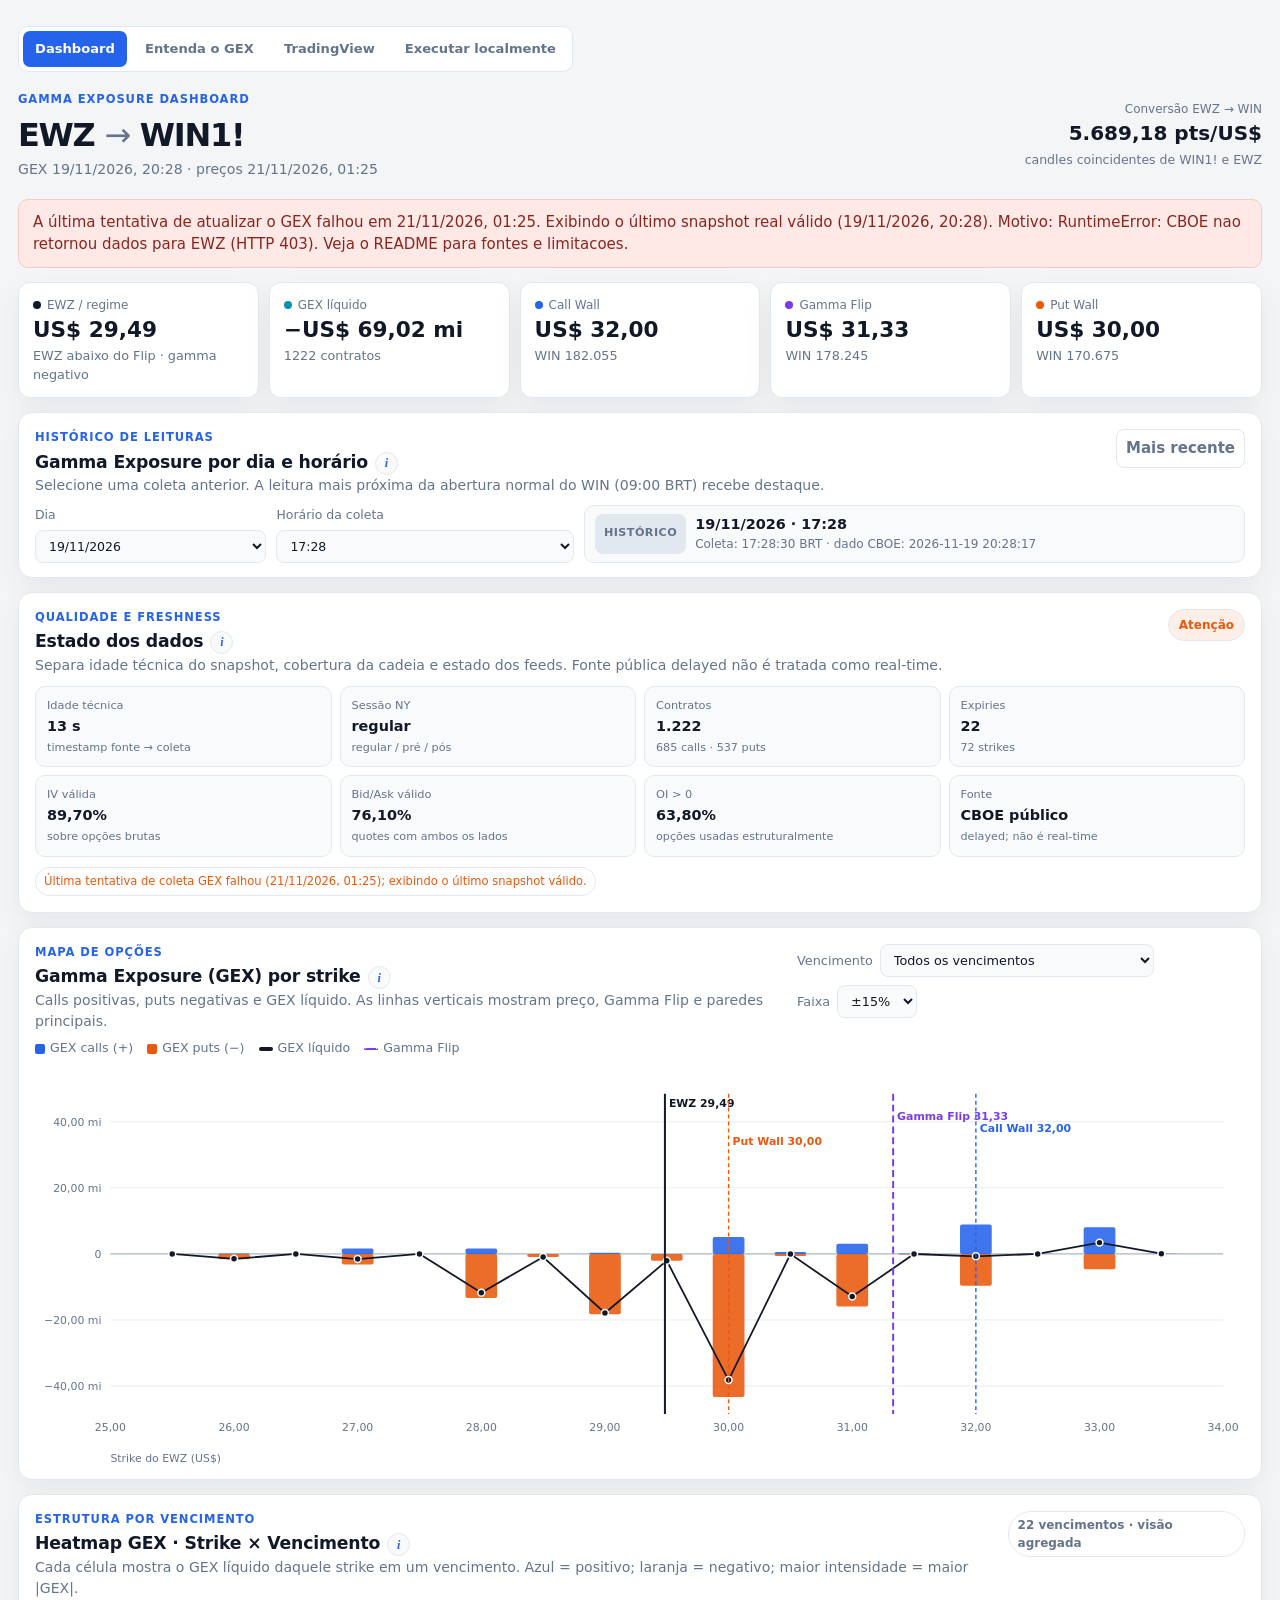
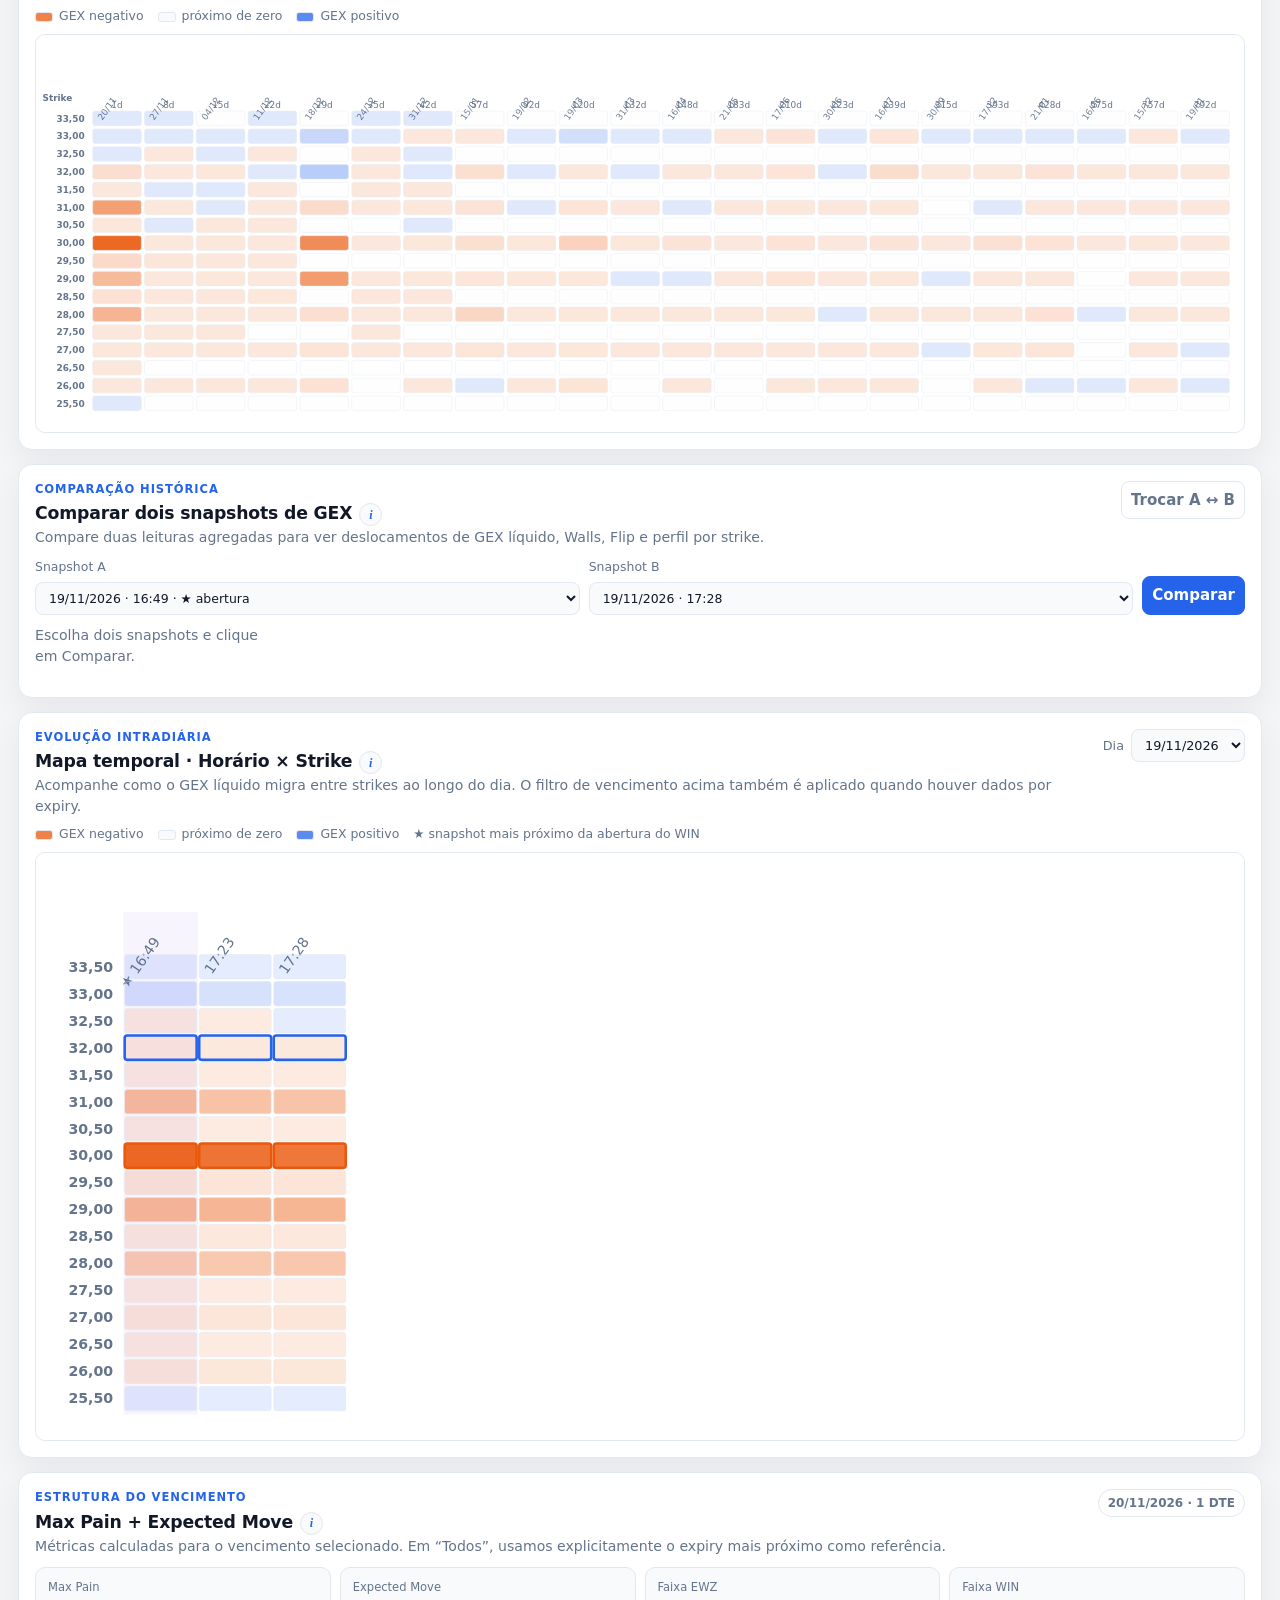
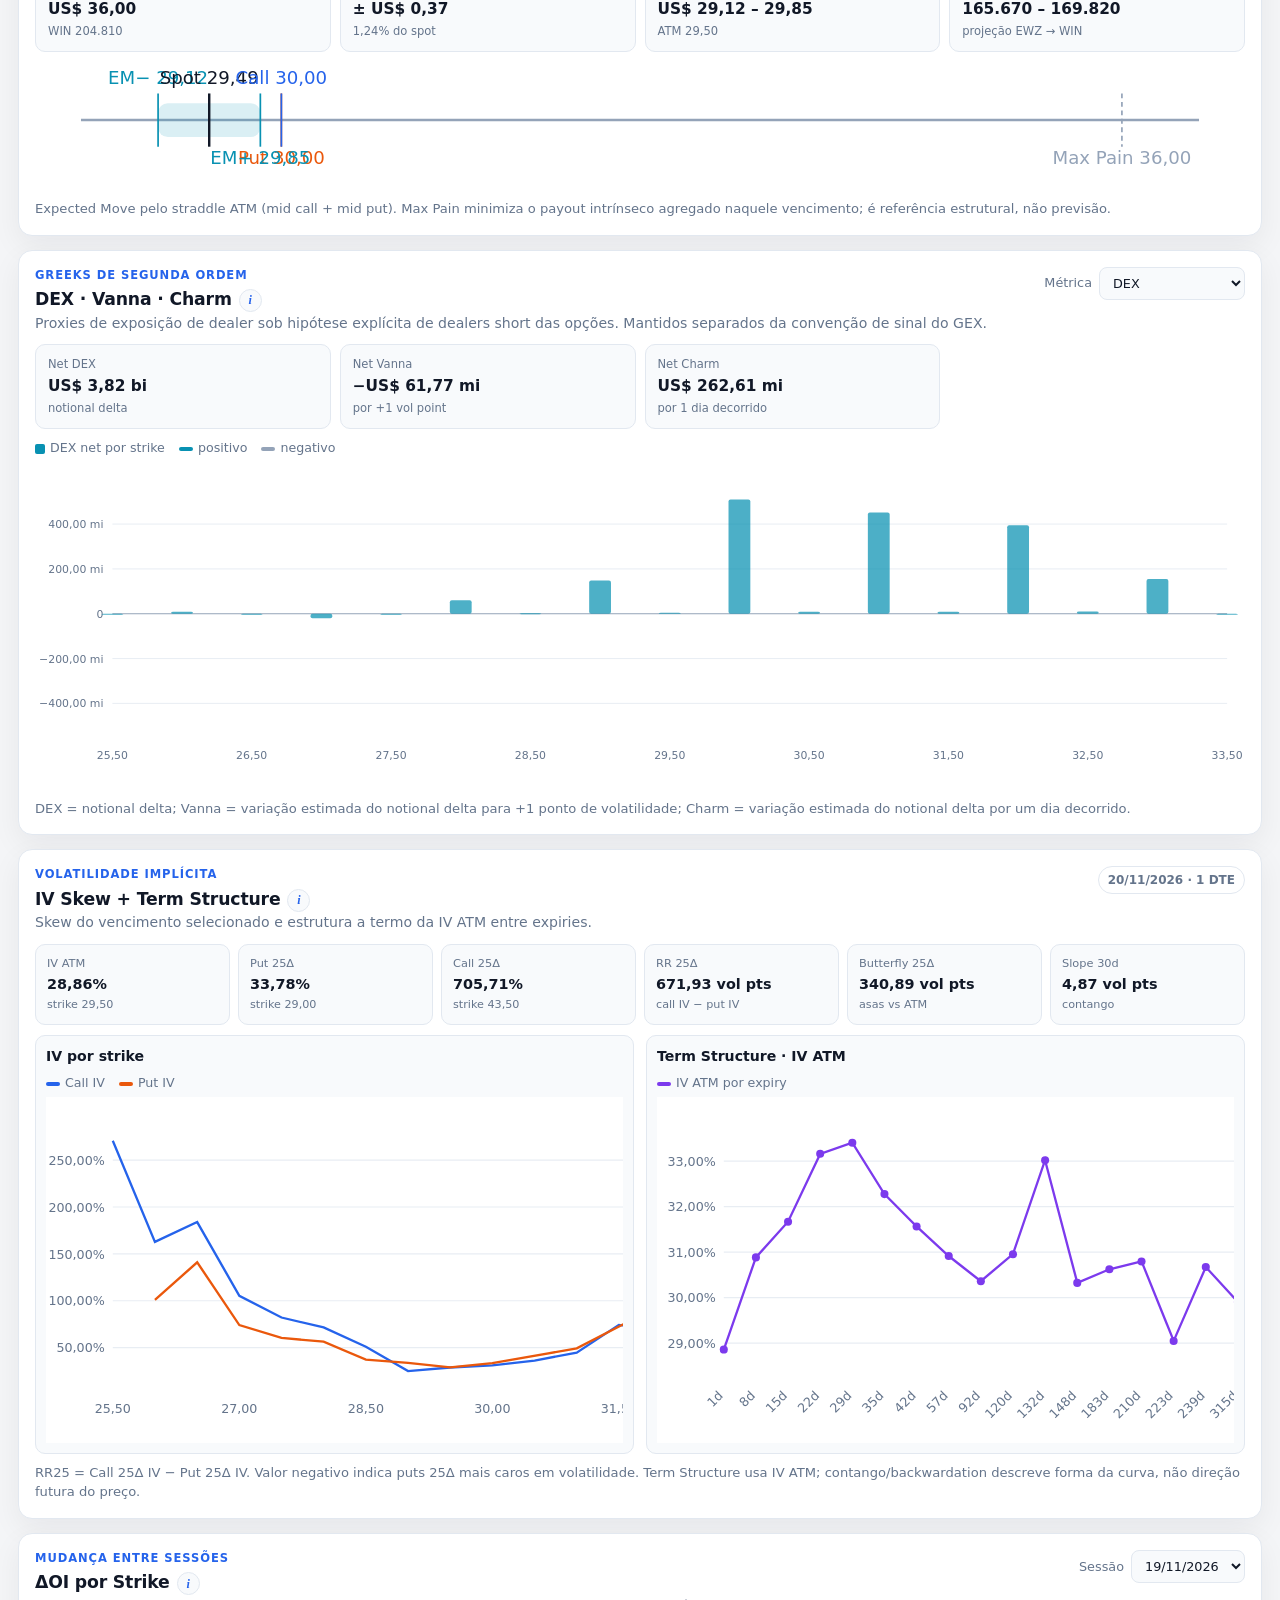
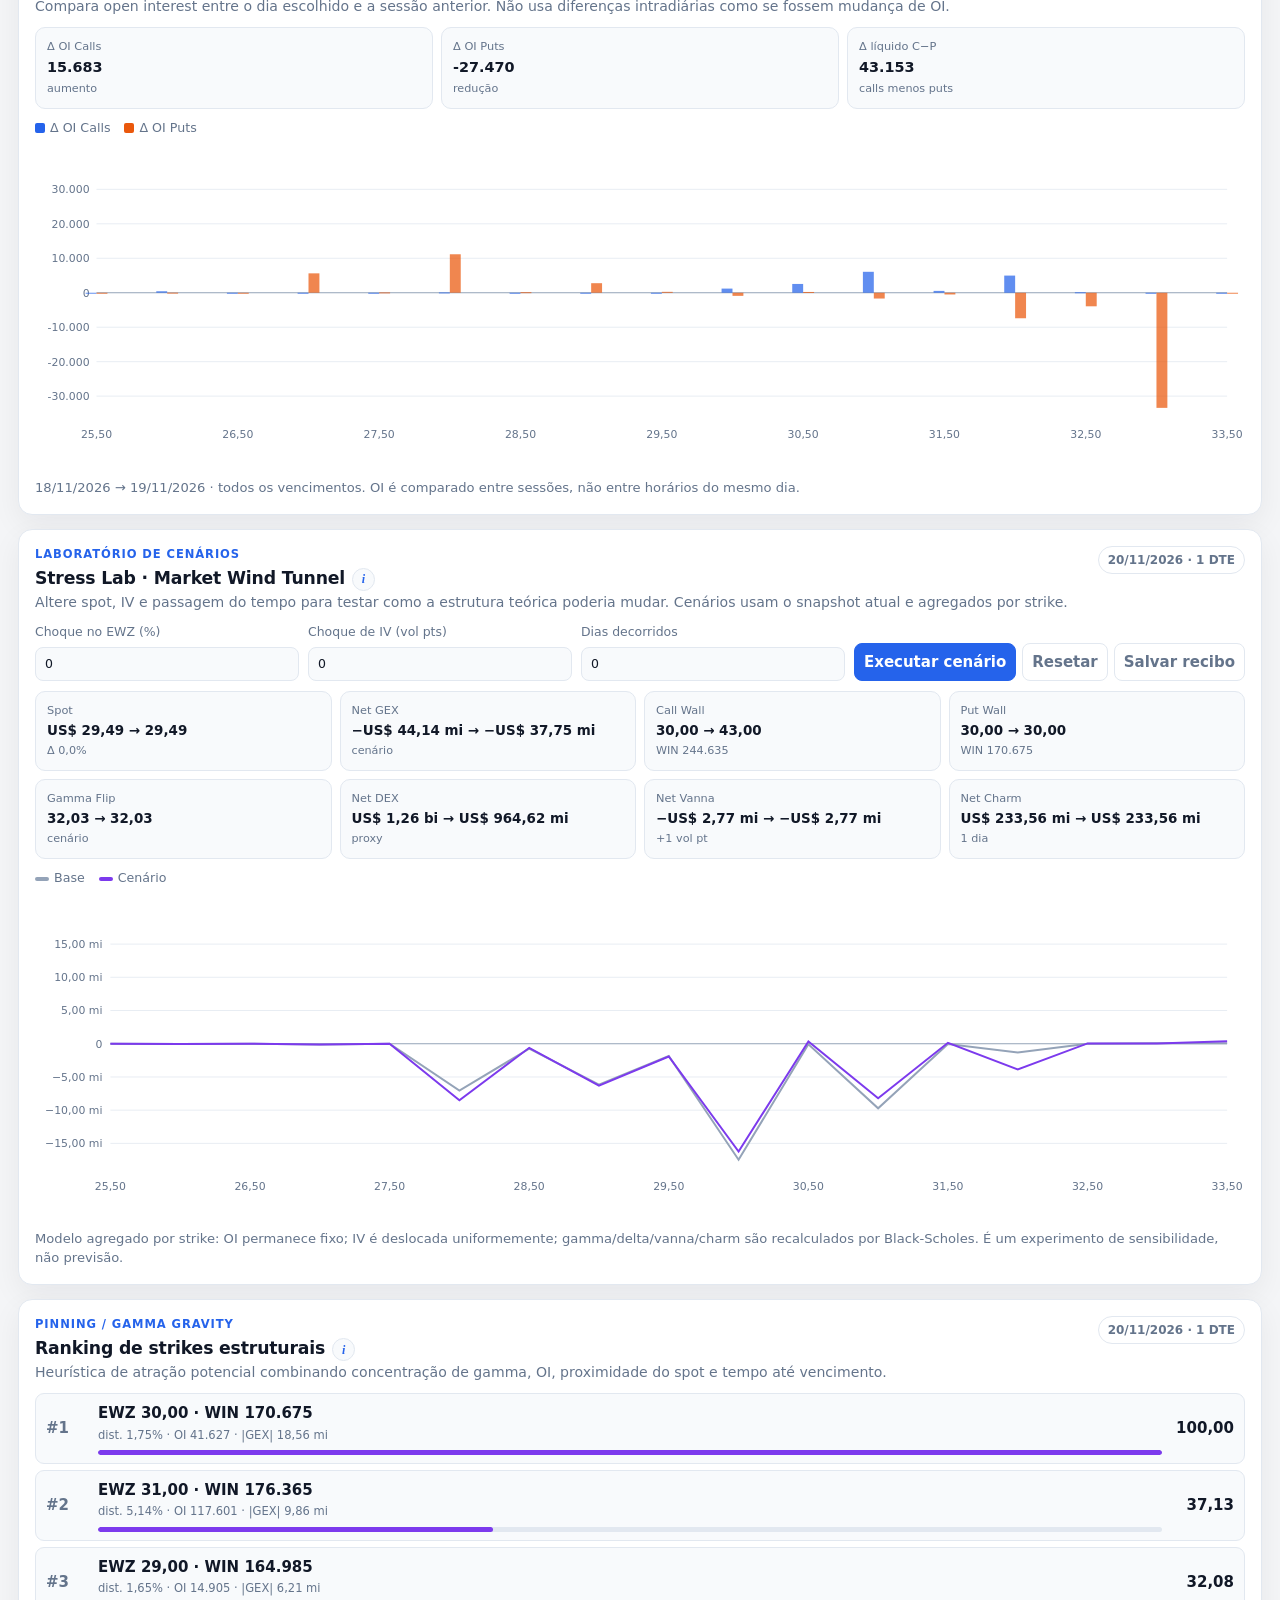
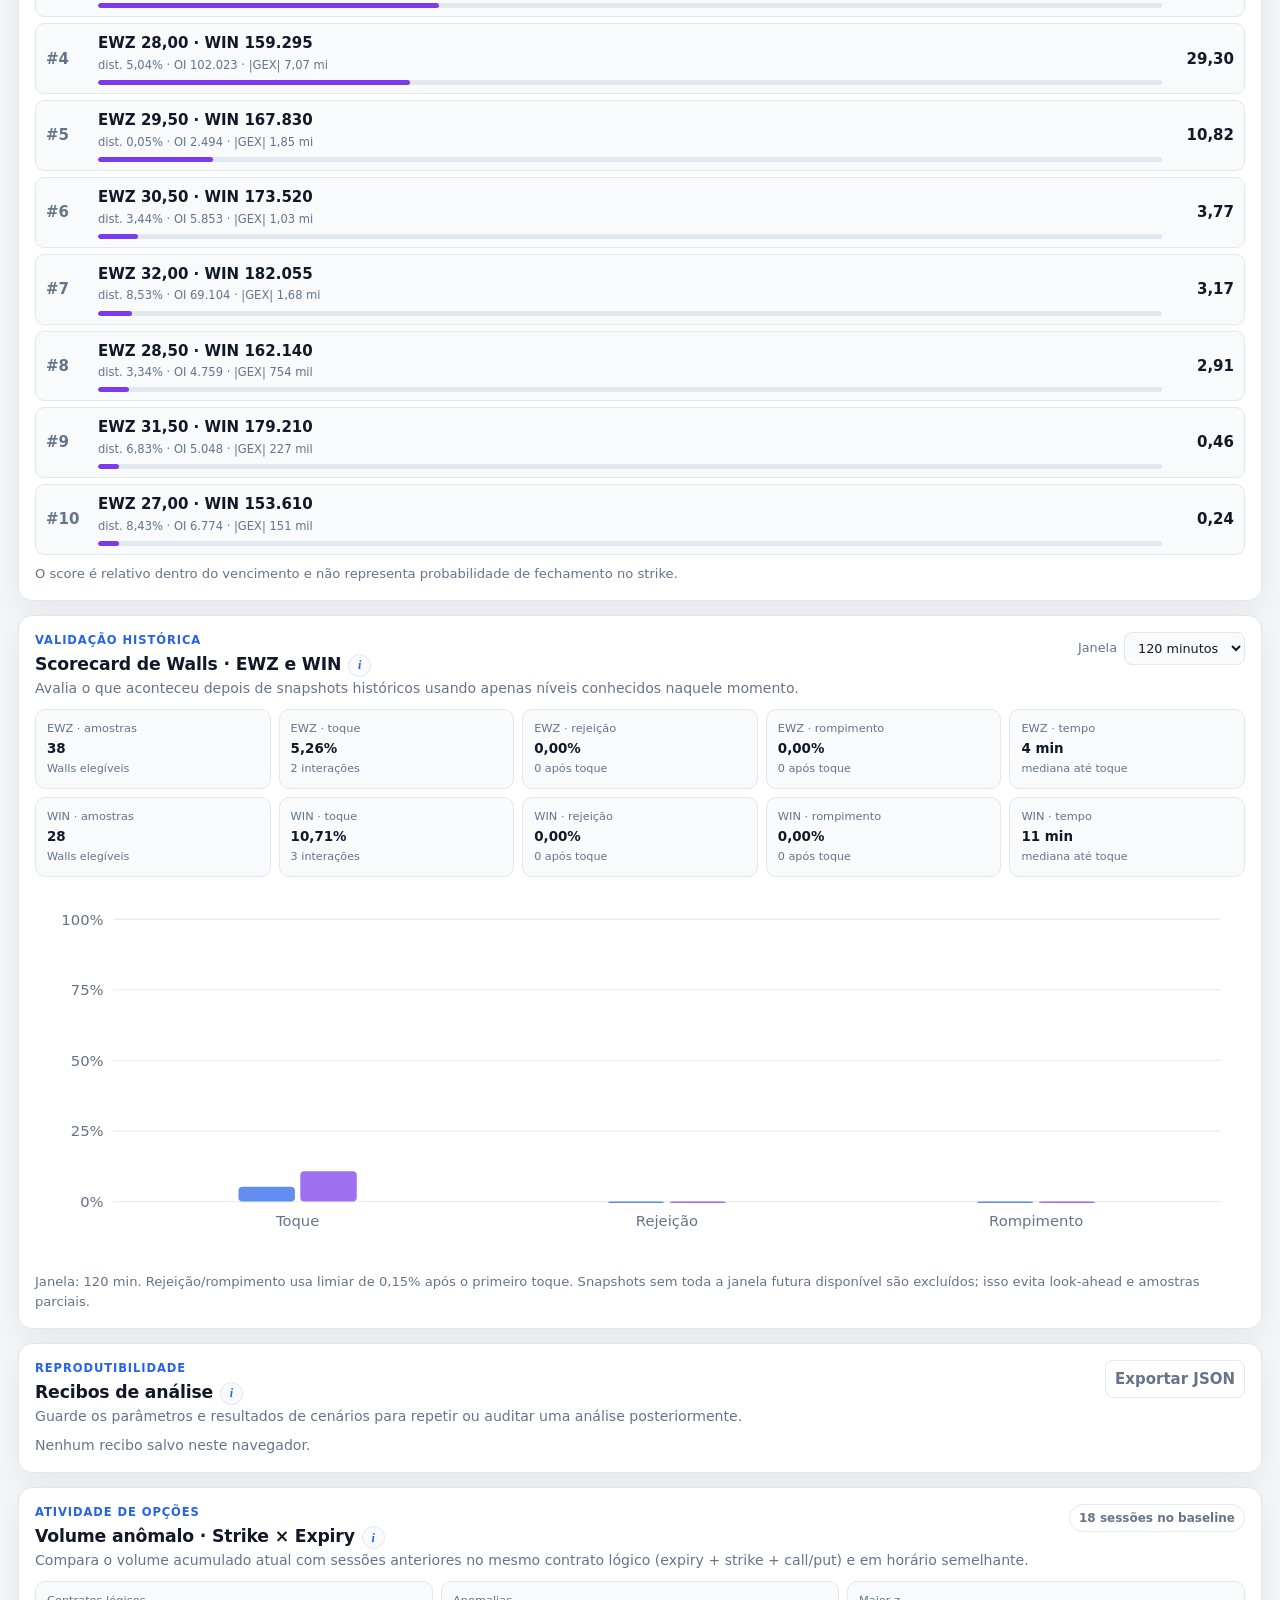
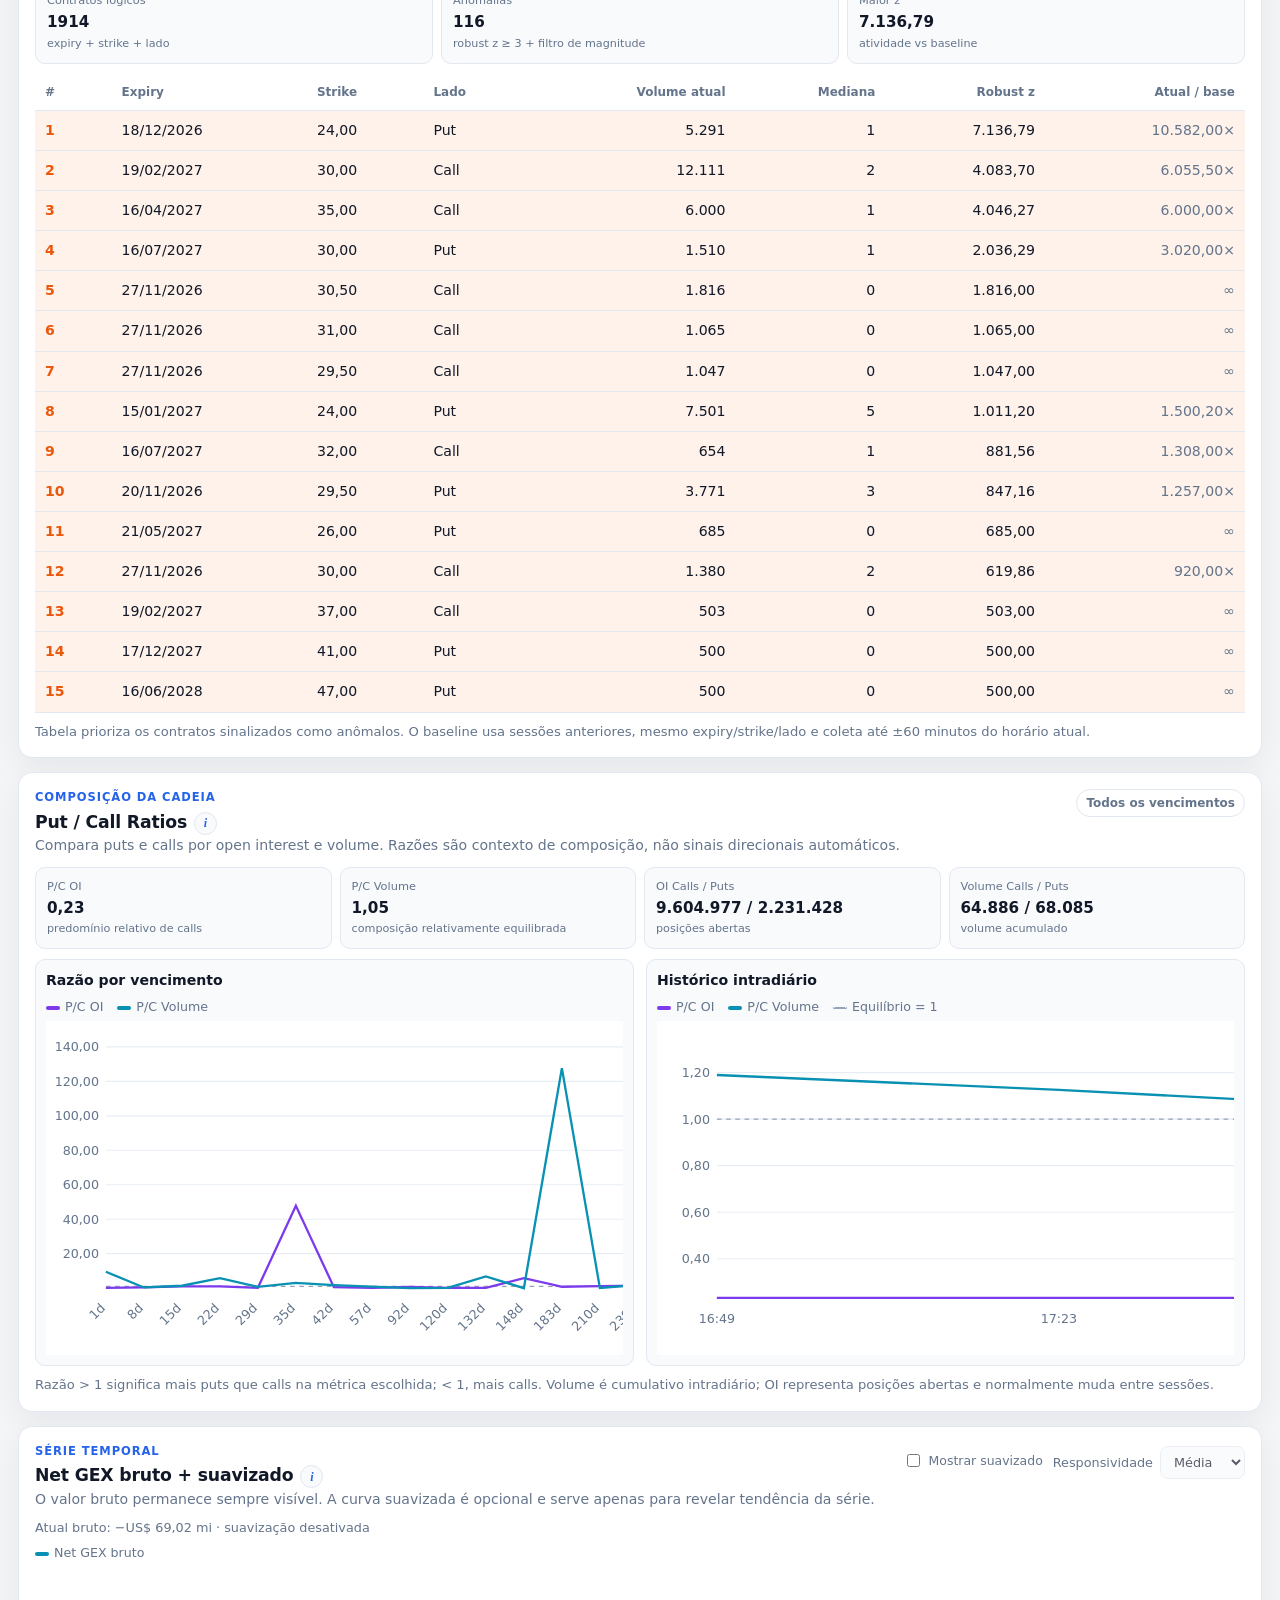
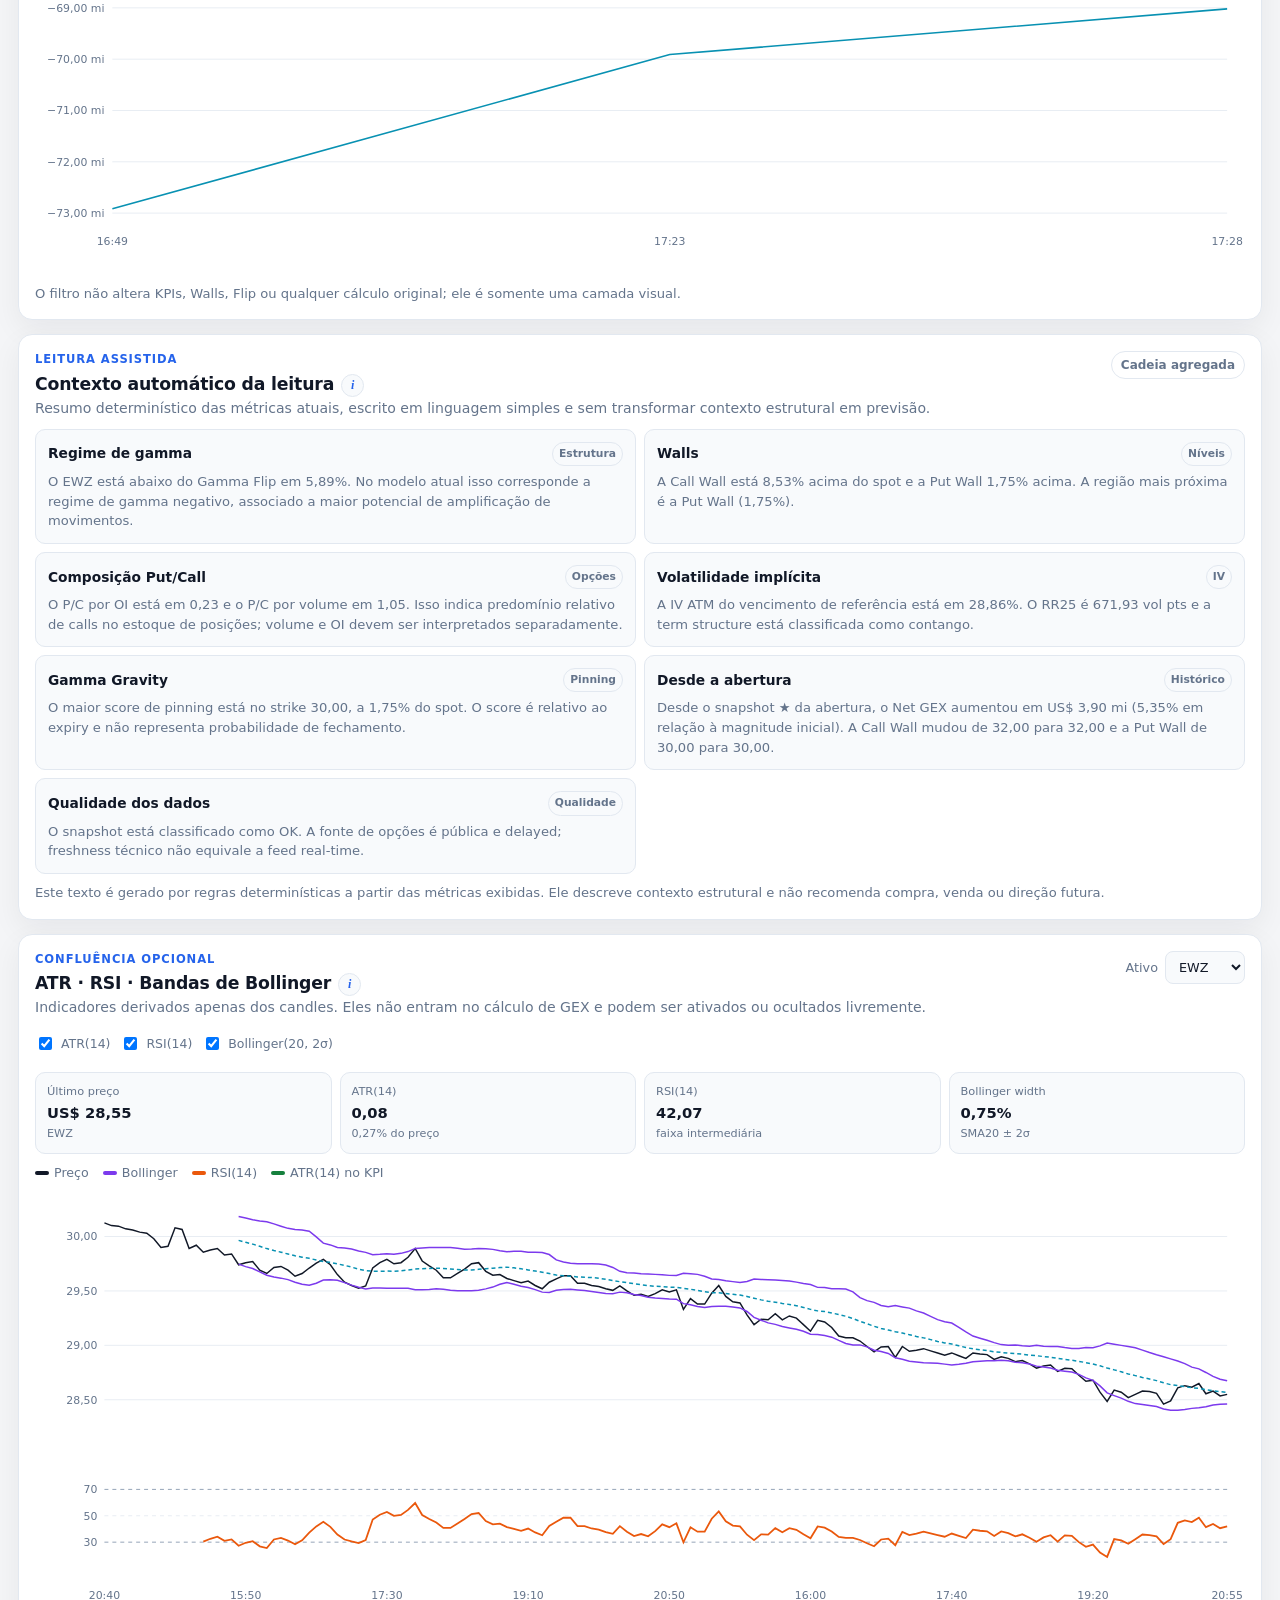
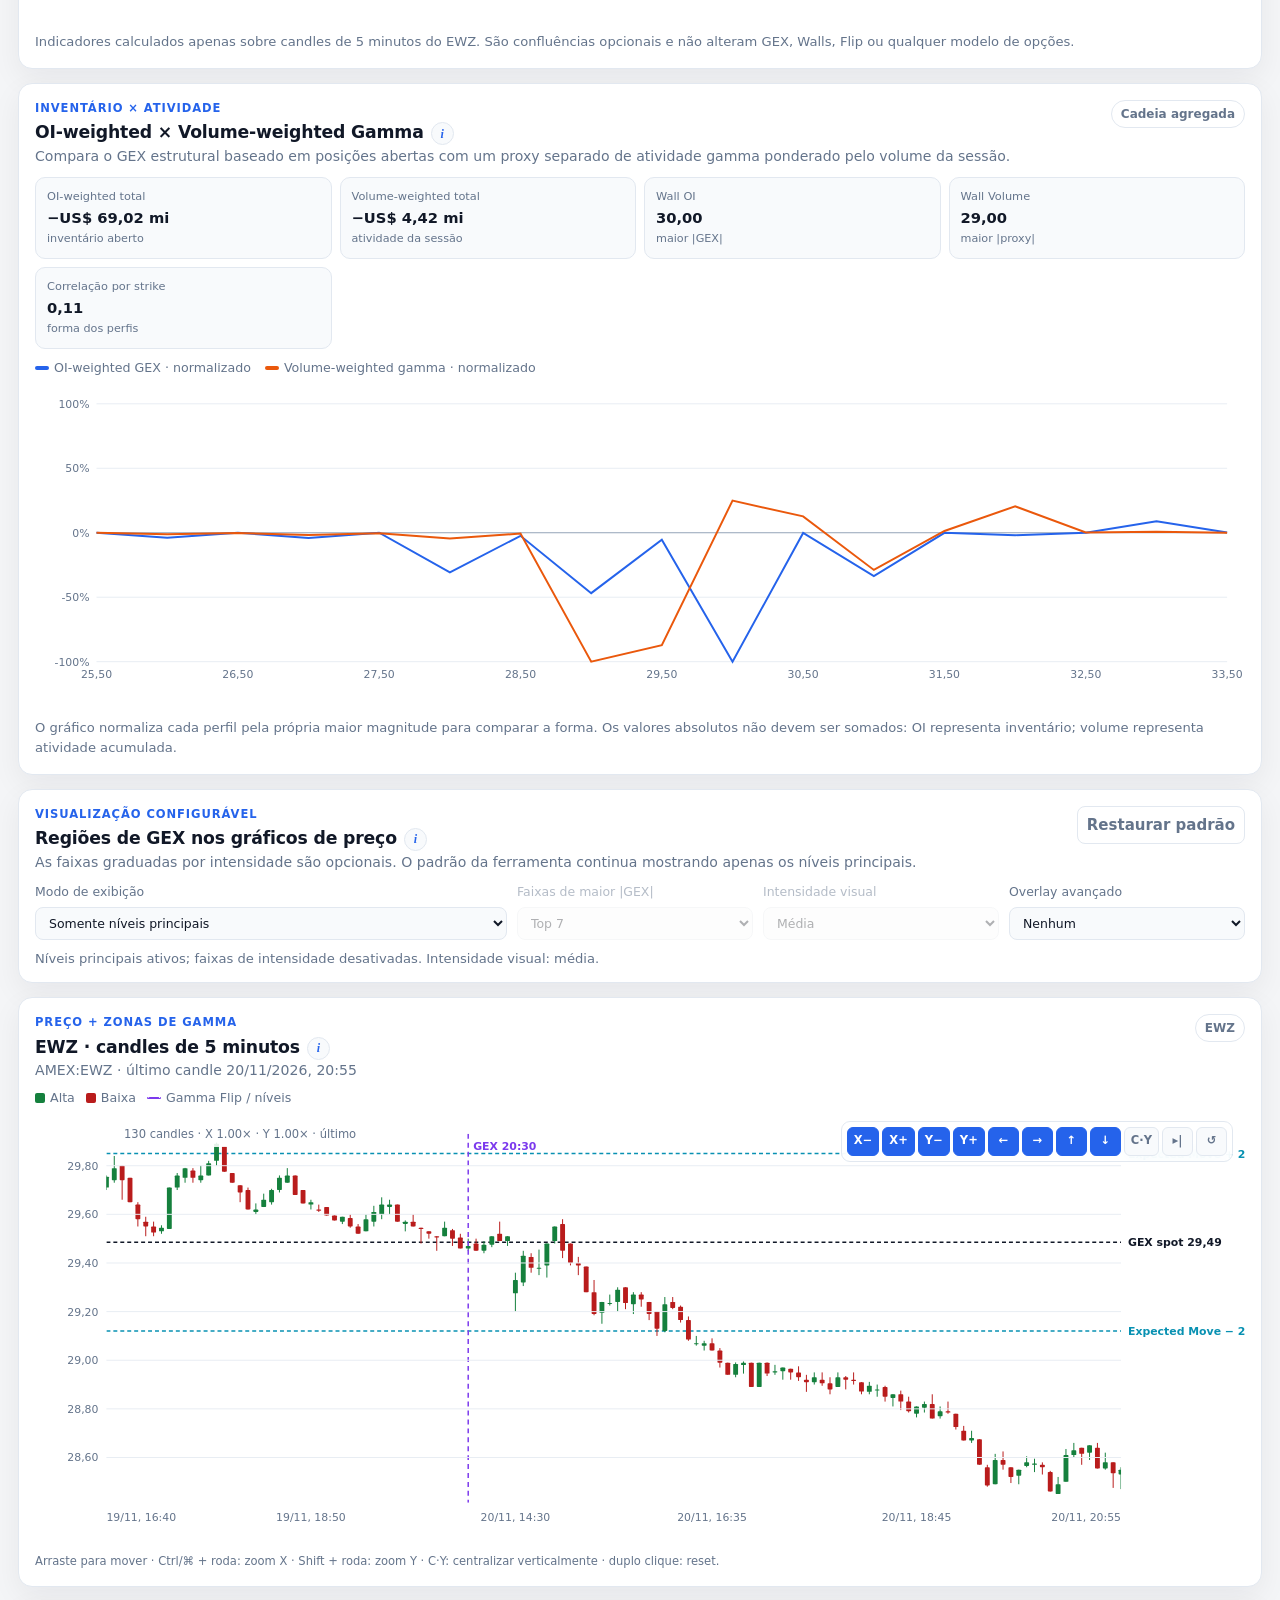
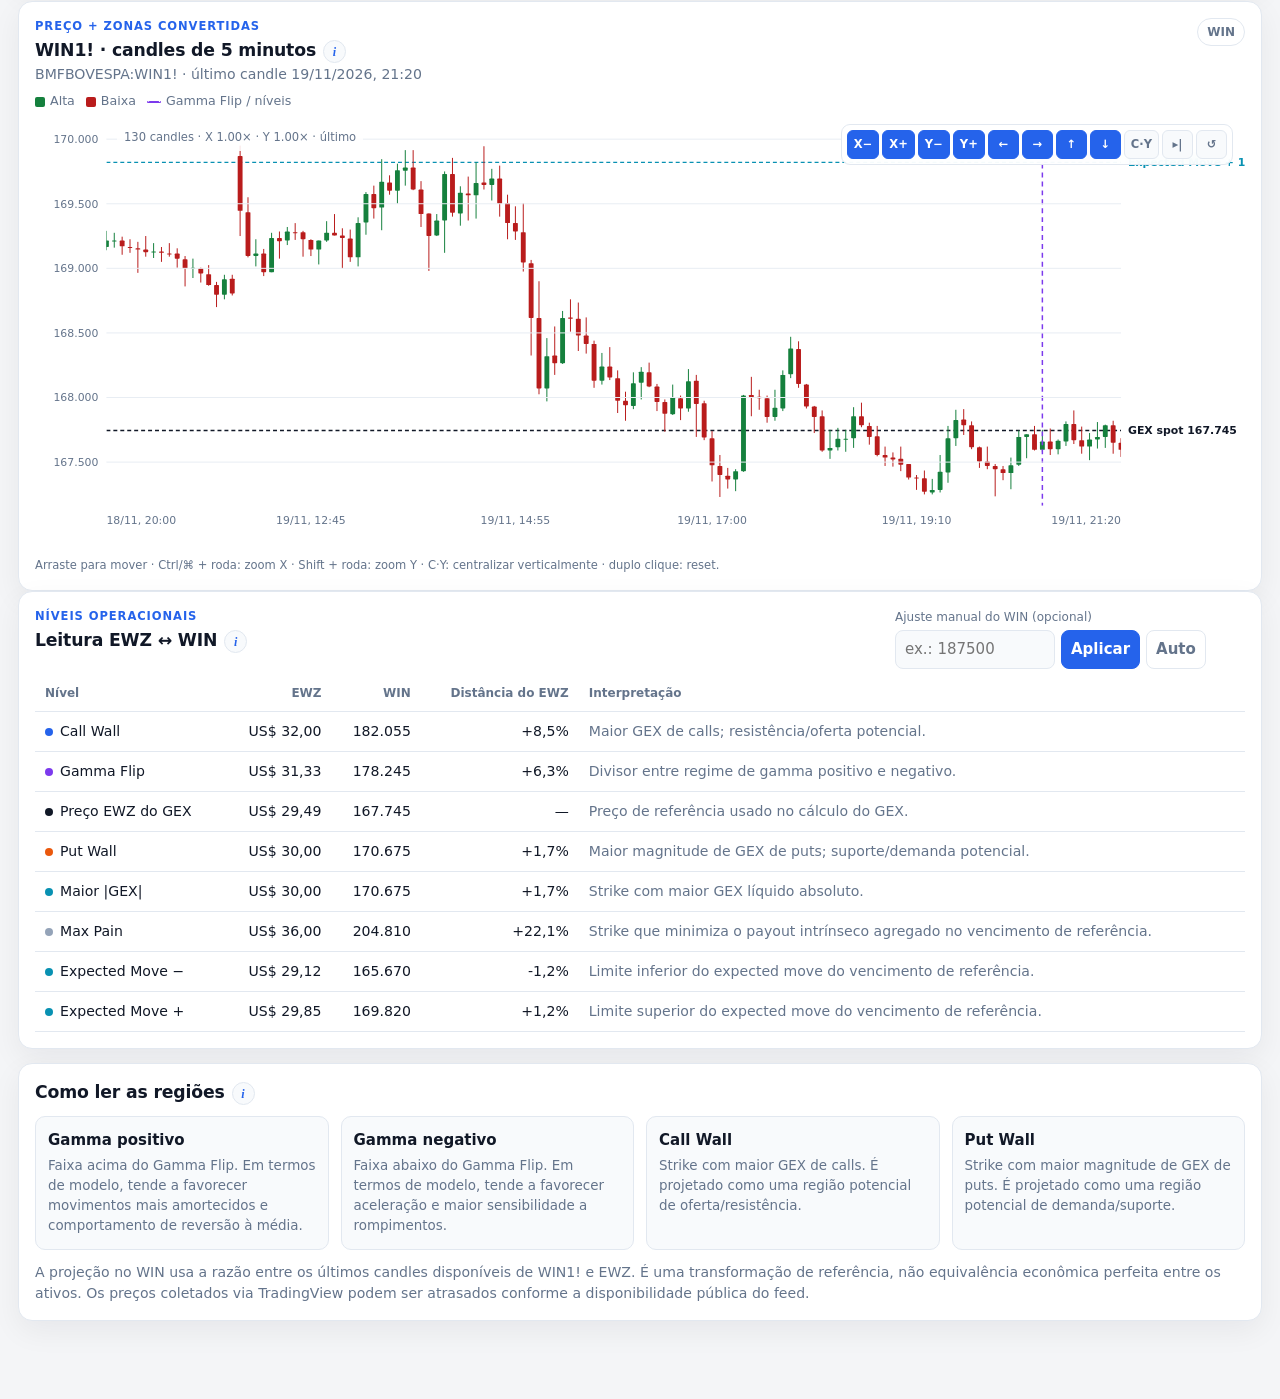
<file: docs/index.html>
<!doctype html>
<html lang="pt-BR">
<head>
<meta charset="utf-8">
<meta name="viewport" content="width=device-width, initial-scale=1">
<title>Gamma Exposure · EWZ → WIN</title>
<meta name="description" content="Gamma Exposure do EWZ com gráfico por strike e níveis projetados nos gráficos de preço do EWZ e do WIN1!.">
<link rel="stylesheet" href="style.css">
</head>
<body>
<main class="wrap">

  <nav class="site-nav" aria-label="Navegação principal">
    <a class="active" href="index.html">Dashboard</a>
    <a href="entenda-gex.html">Entenda o GEX</a>
    <a href="tradingview.html">TradingView</a>
    <a href="execucao-local.html">Executar localmente</a>
  </nav>

  <header class="hero">
    <div>
      <p class="eyebrow">Gamma Exposure Dashboard</p>
      <h1>EWZ <span>→</span> WIN1!</h1>
      <p class="sub" id="status">Carregando dados de mercado…</p>
    </div>
    <div class="source-box">
      <span class="source-label">Conversão EWZ → WIN</span>
      <strong id="ratioValue">—</strong>
      <small id="ratioHint">calculada automaticamente pelos últimos candles</small>
    </div>
  </header>

  <div id="demoBanner" class="banner" hidden>
    O GEX exibido ainda é de <strong>demonstração</strong>. Os gráficos de preço podem ser reais mesmo enquanto o GEX não for substituído pela coleta do CBOE.
  </div>
  <div id="errorBanner" class="banner err" hidden></div>

  <section class="kpis" id="kpis" aria-label="Resumo do Gamma Exposure" data-help="kpis"></section>

  <section class="card snapshot-card" data-help="snapshots">
    <div class="card-head">
      <div>
        <p class="section-kicker">Histórico de leituras</p>
        <h2>Gamma Exposure por dia e horário</h2>
        <p class="note">Selecione uma coleta anterior. A leitura mais próxima da abertura normal do WIN (09:00 BRT) recebe destaque.</p>
      </div>
      <button type="button" class="ghost" id="latestSnapshotBtn">Mais recente</button>
    </div>
    <div class="snapshot-controls">
      <label>Dia
        <select id="snapshotDateSelect" aria-label="Selecionar dia do snapshot"></select>
      </label>
      <label>Horário da coleta
        <select id="snapshotTimeSelect" aria-label="Selecionar horário do snapshot"></select>
      </label>
      <div class="snapshot-summary">
        <span class="snapshot-badge" id="snapshotBadge">Leitura atual</span>
        <strong id="snapshotTitle">—</strong>
        <small id="snapshotMeta">Carregando histórico…</small>
      </div>
    </div>
  </section>

  <section class="card quality-card" data-help="quality">
    <div class="card-head">
      <div>
        <p class="section-kicker">Qualidade e freshness</p>
        <h2>Estado dos dados</h2>
        <p class="note">Separa idade técnica do snapshot, cobertura da cadeia e estado dos feeds. Fonte pública delayed não é tratada como real-time.</p>
      </div>
      <span class="quality-status" id="qualityStatus">Verificando…</span>
    </div>
    <div class="quality-grid" id="qualityGrid"></div>
    <div class="quality-flags" id="qualityFlags"></div>
  </section>

  <section class="card focal" data-help="gex-strike">
    <div class="card-head">
      <div>
        <p class="section-kicker">Mapa de opções</p>
        <h2>Gamma Exposure (GEX) por strike</h2>
        <p class="note">Calls positivas, puts negativas e GEX líquido. As linhas verticais mostram preço, Gamma Flip e paredes principais.</p>
      </div>
      <div class="gex-card-controls">
        <label class="sel">Vencimento
          <select id="expirySelect">
            <option value="all">Todos os vencimentos</option>
          </select>
        </label>
        <label class="sel">Faixa
          <select id="rangeSel">
            <option value="0.10">±10%</option>
            <option value="0.15" selected>±15%</option>
            <option value="0.25">±25%</option>
            <option value="1">Tudo</option>
          </select>
        </label>
      </div>
    </div>
    <div class="legend" id="legendGex"></div>
    <div class="chart chart-gex" id="chartGex"></div>
  </section>

  <section class="card heatmap-card" data-help="gex-heatmap">
    <div class="card-head">
      <div>
        <p class="section-kicker">Estrutura por vencimento</p>
        <h2>Heatmap GEX · Strike × Vencimento</h2>
        <p class="note">Cada célula mostra o GEX líquido daquele strike em um vencimento. Azul = positivo; laranja = negativo; maior intensidade = maior |GEX|.</p>
      </div>
      <span class="pill" id="heatmapStatus">Aguardando perfil por expiry</span>
    </div>
    <div class="heatmap-legend">
      <span><i class="heat-neg"></i> GEX negativo</span>
      <span><i class="heat-neutral"></i> próximo de zero</span>
      <span><i class="heat-pos"></i> GEX positivo</span>
    </div>
    <div class="chart heatmap-chart" id="gexHeatmap"></div>
  </section>

  <section class="card compare-card" data-help="snapshot-compare">
    <div class="card-head">
      <div>
        <p class="section-kicker">Comparação histórica</p>
        <h2>Comparar dois snapshots de GEX</h2>
        <p class="note">Compare duas leituras agregadas para ver deslocamentos de GEX líquido, Walls, Flip e perfil por strike.</p>
      </div>
      <button type="button" class="ghost" id="compareSwapBtn">Trocar A ↔ B</button>
    </div>
    <div class="compare-controls">
      <label>Snapshot A
        <select id="compareASelect"></select>
      </label>
      <label>Snapshot B
        <select id="compareBSelect"></select>
      </label>
      <button type="button" id="compareBtn">Comparar</button>
    </div>
    <div class="compare-summary" id="compareSummary"></div>
    <div class="legend" id="compareLegend"></div>
    <div class="chart compare-chart" id="compareChart"></div>
  </section>

  <section class="card temporal-card" data-help="time-map">
    <div class="card-head">
      <div>
        <p class="section-kicker">Evolução intradiária</p>
        <h2>Mapa temporal · Horário × Strike</h2>
        <p class="note">Acompanhe como o GEX líquido migra entre strikes ao longo do dia. O filtro de vencimento acima também é aplicado quando houver dados por expiry.</p>
      </div>
      <label class="sel">Dia
        <select id="timeMapDateSelect"></select>
      </label>
    </div>
    <div class="heatmap-legend">
      <span><i class="heat-neg"></i> GEX negativo</span>
      <span><i class="heat-neutral"></i> próximo de zero</span>
      <span><i class="heat-pos"></i> GEX positivo</span>
      <span>★ snapshot mais próximo da abertura do WIN</span>
    </div>
    <div class="chart temporal-chart" id="timeStrikeHeatmap"></div>
  </section>

  <section class="card structure-card" data-help="maxpain-em">
    <div class="card-head">
      <div>
        <p class="section-kicker">Estrutura do vencimento</p>
        <h2>Max Pain + Expected Move</h2>
        <p class="note">Métricas calculadas para o vencimento selecionado. Em “Todos”, usamos explicitamente o expiry mais próximo como referência.</p>
      </div>
      <span class="pill" id="structureExpiryBadge">—</span>
    </div>
    <div class="structure-kpis" id="structureKpis"></div>
    <div class="structure-scale" id="structureScale"></div>
    <p class="config-hint" id="structureNote"></p>
  </section>

  <section class="card advanced-card" data-help="advanced-greeks">
    <div class="card-head">
      <div>
        <p class="section-kicker">Greeks de segunda ordem</p>
        <h2>DEX · Vanna · Charm</h2>
        <p class="note">Proxies de exposição de dealer sob hipótese explícita de dealers short das opções. Mantidos separados da convenção de sinal do GEX.</p>
      </div>
      <label class="sel">Métrica
        <select id="advancedMetricSelect">
          <option value="dex">DEX</option>
          <option value="vanna">Vanna Exposure</option>
          <option value="charm">Charm Exposure</option>
        </select>
      </label>
    </div>
    <div class="advanced-kpis" id="advancedKpis"></div>
    <div class="legend" id="advancedLegend"></div>
    <div class="chart advanced-chart" id="advancedExposureChart"></div>
    <p class="config-hint">DEX = notional delta; Vanna = variação estimada do notional delta para +1 ponto de volatilidade; Charm = variação estimada do notional delta por um dia decorrido.</p>
  </section>

  <section class="card iv-card" data-help="iv-skew">
    <div class="card-head">
      <div>
        <p class="section-kicker">Volatilidade implícita</p>
        <h2>IV Skew + Term Structure</h2>
        <p class="note">Skew do vencimento selecionado e estrutura a termo da IV ATM entre expiries.</p>
      </div>
      <span class="pill" id="ivExpiryBadge">—</span>
    </div>
    <div class="iv-kpis" id="ivKpis"></div>
    <div class="dual-chart-grid">
      <div>
        <h3>IV por strike</h3>
        <div class="legend" id="ivSkewLegend"></div>
        <div class="chart iv-chart" id="ivSkewChart"></div>
      </div>
      <div>
        <h3>Term Structure · IV ATM</h3>
        <div class="legend" id="termLegend"></div>
        <div class="chart iv-chart" id="termStructureChart"></div>
      </div>
    </div>
    <p class="config-hint" id="ivStructureNote"></p>
  </section>

  <section class="card oi-card" data-help="oi-delta">
    <div class="card-head">
      <div>
        <p class="section-kicker">Mudança entre sessões</p>
        <h2>ΔOI por Strike</h2>
        <p class="note">Compara open interest entre o dia escolhido e a sessão anterior. Não usa diferenças intradiárias como se fossem mudança de OI.</p>
      </div>
      <label class="sel">Sessão
        <select id="oiDateSelect"></select>
      </label>
    </div>
    <div class="oi-summary" id="oiSummary"></div>
    <div class="legend" id="oiLegend"></div>
    <div class="chart oi-chart" id="oiDeltaChart"></div>
    <p class="config-hint" id="oiNote"></p>
  </section>

  <section class="card stress-card" data-help="stress-lab">
    <div class="card-head">
      <div>
        <p class="section-kicker">Laboratório de cenários</p>
        <h2>Stress Lab · Market Wind Tunnel</h2>
        <p class="note">Altere spot, IV e passagem do tempo para testar como a estrutura teórica poderia mudar. Cenários usam o snapshot atual e agregados por strike.</p>
      </div>
      <span class="pill" id="stressExpiryBadge">—</span>
    </div>
    <div class="stress-controls">
      <label>Choque no EWZ (%)
        <input id="stressSpotPct" type="number" min="-20" max="20" step="0.25" value="0">
      </label>
      <label>Choque de IV (vol pts)
        <input id="stressIvPts" type="number" min="-30" max="30" step="0.5" value="0">
      </label>
      <label>Dias decorridos
        <input id="stressDays" type="number" min="0" max="365" step="1" value="0">
      </label>
      <div class="stress-actions">
        <button type="button" id="runStressBtn">Executar cenário</button>
        <button type="button" class="ghost" id="resetStressBtn">Resetar</button>
        <button type="button" class="ghost" id="saveReceiptBtn">Salvar recibo</button>
      </div>
    </div>
    <div class="stress-summary" id="stressSummary"></div>
    <div class="legend" id="stressLegend"></div>
    <div class="chart stress-chart" id="stressChart"></div>
    <p class="config-hint" id="stressNote"></p>
  </section>

  <section class="card pinning-card" data-help="pinning">
    <div class="card-head">
      <div>
        <p class="section-kicker">Pinning / Gamma Gravity</p>
        <h2>Ranking de strikes estruturais</h2>
        <p class="note">Heurística de atração potencial combinando concentração de gamma, OI, proximidade do spot e tempo até vencimento.</p>
      </div>
      <span class="pill" id="pinningExpiryBadge">—</span>
    </div>
    <div class="pinning-list" id="pinningList"></div>
    <p class="config-hint">O score é relativo dentro do vencimento e não representa probabilidade de fechamento no strike.</p>
  </section>

  <section class="card scorecard-card" data-help="scorecard">
    <div class="card-head">
      <div>
        <p class="section-kicker">Validação histórica</p>
        <h2>Scorecard de Walls · EWZ e WIN</h2>
        <p class="note">Avalia o que aconteceu depois de snapshots históricos usando apenas níveis conhecidos naquele momento.</p>
      </div>
      <label class="sel">Janela
        <select id="scorecardHorizon">
          <option value="60">60 minutos</option>
          <option value="120" selected>120 minutos</option>
          <option value="240">240 minutos</option>
        </select>
      </label>
    </div>
    <div class="scorecard-grid" id="scorecardGrid"></div>
    <div class="chart scorecard-chart" id="scorecardChart"></div>
    <p class="config-hint" id="scorecardNote"></p>
  </section>

  <section class="card receipts-card" data-help="receipts">
    <div class="card-head">
      <div>
        <p class="section-kicker">Reprodutibilidade</p>
        <h2>Recibos de análise</h2>
        <p class="note">Guarde os parâmetros e resultados de cenários para repetir ou auditar uma análise posteriormente.</p>
      </div>
      <button type="button" class="ghost" id="exportReceiptsBtn">Exportar JSON</button>
    </div>
    <div class="receipts-list" id="receiptsList"></div>
  </section>

  <section class="card volume-anomaly-card" data-help="volume-anomaly">
    <div class="card-head">
      <div>
        <p class="section-kicker">Atividade de opções</p>
        <h2>Volume anômalo · Strike × Expiry</h2>
        <p class="note">Compara o volume acumulado atual com sessões anteriores no mesmo contrato lógico (expiry + strike + call/put) e em horário semelhante.</p>
      </div>
      <span class="pill" id="volumeBaselineBadge">Calculando baseline…</span>
    </div>
    <div class="volume-anomaly-summary" id="volumeAnomalySummary"></div>
    <div class="table-scroll">
      <table id="volumeAnomalyTable">
        <thead><tr><th>#</th><th>Expiry</th><th>Strike</th><th>Lado</th><th class="num">Volume atual</th><th class="num">Mediana</th><th class="num">Robust z</th><th class="num">Atual / base</th></tr></thead>
        <tbody></tbody>
      </table>
    </div>
    <p class="config-hint" id="volumeAnomalyNote"></p>
  </section>

  <section class="card putcall-card" data-help="put-call">
    <div class="card-head">
      <div>
        <p class="section-kicker">Composição da cadeia</p>
        <h2>Put / Call Ratios</h2>
        <p class="note">Compara puts e calls por open interest e volume. Razões são contexto de composição, não sinais direcionais automáticos.</p>
      </div>
      <span class="pill" id="putCallScopeBadge">—</span>
    </div>
    <div class="putcall-kpis" id="putCallKpis"></div>
    <div class="dual-chart-grid">
      <div>
        <h3>Razão por vencimento</h3>
        <div class="legend" id="putCallExpiryLegend"></div>
        <div class="chart ratio-chart" id="putCallExpiryChart"></div>
      </div>
      <div>
        <h3>Histórico intradiário</h3>
        <div class="legend" id="putCallHistoryLegend"></div>
        <div class="chart ratio-chart" id="putCallHistoryChart"></div>
      </div>
    </div>
    <p class="config-hint" id="putCallNote"></p>
  </section>

  <section class="card smoothing-card" data-help="gex-smoothing">
    <div class="card-head">
      <div>
        <p class="section-kicker">Série temporal</p>
        <h2>Net GEX bruto + suavizado</h2>
        <p class="note">O valor bruto permanece sempre visível. A curva suavizada é opcional e serve apenas para revelar tendência da série.</p>
      </div>
      <div class="smoothing-controls">
        <label class="check-label"><input type="checkbox" id="gexSmoothToggle"> Mostrar suavizado</label>
        <label class="sel">Responsividade
          <select id="gexSmoothSpeed">
            <option value="slow">Lenta</option>
            <option value="medium" selected>Média</option>
            <option value="fast">Rápida</option>
          </select>
        </label>
      </div>
    </div>
    <div class="smoothing-status" id="smoothingStatus"></div>
    <div class="legend" id="smoothingLegend"></div>
    <div class="chart smoothing-chart" id="gexSmoothingChart"></div>
    <p class="config-hint">O filtro não altera KPIs, Walls, Flip ou qualquer cálculo original; ele é somente uma camada visual.</p>
  </section>

  <section class="card auto-context-card" data-help="auto-context">
    <div class="card-head">
      <div>
        <p class="section-kicker">Leitura assistida</p>
        <h2>Contexto automático da leitura</h2>
        <p class="note">Resumo determinístico das métricas atuais, escrito em linguagem simples e sem transformar contexto estrutural em previsão.</p>
      </div>
      <span class="pill" id="contextScopeBadge">—</span>
    </div>
    <div class="context-list" id="autoContextList"></div>
    <p class="config-hint" id="autoContextNote"></p>
  </section>

  <section class="card confluence-card" data-help="price-confluence">
    <div class="card-head">
      <div>
        <p class="section-kicker">Confluência opcional</p>
        <h2>ATR · RSI · Bandas de Bollinger</h2>
        <p class="note">Indicadores derivados apenas dos candles. Eles não entram no cálculo de GEX e podem ser ativados ou ocultados livremente.</p>
      </div>
      <label class="sel">Ativo
        <select id="confluenceAsset">
          <option value="ewz">EWZ</option>
          <option value="win">WIN1!</option>
        </select>
      </label>
    </div>
    <div class="confluence-controls">
      <label class="check-label"><input type="checkbox" id="showAtr" checked> ATR(14)</label>
      <label class="check-label"><input type="checkbox" id="showRsi" checked> RSI(14)</label>
      <label class="check-label"><input type="checkbox" id="showBb" checked> Bollinger(20, 2σ)</label>
    </div>
    <div class="confluence-kpis" id="confluenceKpis"></div>
    <div class="legend" id="confluenceLegend"></div>
    <div class="chart confluence-chart" id="confluenceChart"></div>
    <p class="config-hint" id="confluenceNote"></p>
  </section>

  <section class="card weighting-card" data-help="weighting-models">
    <div class="card-head">
      <div>
        <p class="section-kicker">Inventário × atividade</p>
        <h2>OI-weighted × Volume-weighted Gamma</h2>
        <p class="note">Compara o GEX estrutural baseado em posições abertas com um proxy separado de atividade gamma ponderado pelo volume da sessão.</p>
      </div>
      <span class="pill" id="weightingScopeBadge">—</span>
    </div>
    <div class="weighting-kpis" id="weightingKpis"></div>
    <div class="legend" id="weightingLegend"></div>
    <div class="chart weighting-chart" id="weightingChart"></div>
    <p class="config-hint" id="weightingNote"></p>
  </section>

  <section class="card display-config" data-help="display-settings">
    <div class="card-head">
      <div>
        <p class="section-kicker">Visualização configurável</p>
        <h2>Regiões de GEX nos gráficos de preço</h2>
        <p class="note">As faixas graduadas por intensidade são opcionais. O padrão da ferramenta continua mostrando apenas os níveis principais.</p>
      </div>
      <button type="button" class="ghost" id="resetViewBtn">Restaurar padrão</button>
    </div>
    <div class="display-controls">
      <label>
        Modo de exibição
        <select id="gexViewMode">
          <option value="levels" selected>Somente níveis principais</option>
          <option value="intensity">Faixas graduadas por intensidade</option>
          <option value="both">Níveis + faixas de intensidade</option>
        </select>
      </label>
      <label id="zoneCountWrap">
        Faixas de maior |GEX|
        <select id="zoneCountSel">
          <option value="3">Top 3</option>
          <option value="5">Top 5</option>
          <option value="7" selected>Top 7</option>
          <option value="10">Top 10</option>
        </select>
      </label>
      <label id="zoneOpacityWrap">
        Intensidade visual
        <select id="zoneOpacitySel">
          <option value="low">Suave</option>
          <option value="medium" selected>Média</option>
          <option value="high">Forte</option>
        </select>
      </label>
      <label>
        Overlay avançado
        <select id="advancedOverlaySelect">
          <option value="none" selected>Nenhum</option>
          <option value="dex">Top DEX</option>
          <option value="vanna">Top Vanna</option>
          <option value="charm">Top Charm</option>
        </select>
      </label>
    </div>
    <p class="config-hint" id="gexViewHint">Níveis principais ativos; faixas de intensidade desativadas.</p>
  </section>

  <section class="price-grid">
    <article class="card price-card" data-help="price-ewz">
      <div class="card-head">
        <div>
          <p class="section-kicker">Preço + zonas de gamma</p>
          <h2>EWZ · candles de 5 minutos</h2>
          <p class="note" id="ewzMeta">AMEX:EWZ</p>
        </div>
        <span class="pill">EWZ</span>
      </div>
      <div class="legend compact" id="legendEwz"></div>
      <div class="price-chart-shell">
        <div class="chart-tools chart-tools-overlay" data-chart-tools="ewz" aria-label="Controles do gráfico EWZ">
          <div class="tool-group">
            <button type="button" class="chart-tool" data-chart="ewz" data-action="x-out" title="Mostrar mais candles / reduzir zoom horizontal">X−</button>
            <button type="button" class="chart-tool" data-chart="ewz" data-action="x-in" title="Mostrar menos candles / aumentar zoom horizontal">X+</button>
            <button type="button" class="chart-tool" data-chart="ewz" data-action="y-out" title="Reduzir zoom vertical">Y−</button>
            <button type="button" class="chart-tool" data-chart="ewz" data-action="y-in" title="Aumentar zoom vertical">Y+</button>
            <button type="button" class="chart-tool" data-chart="ewz" data-action="left" title="Voltar no histórico">←</button>
            <button type="button" class="chart-tool" data-chart="ewz" data-action="right" title="Avançar no histórico">→</button>
            <button type="button" class="chart-tool" data-chart="ewz" data-action="up" title="Mover escala para cima">↑</button>
            <button type="button" class="chart-tool" data-chart="ewz" data-action="down" title="Mover escala para baixo">↓</button>
            <button type="button" class="chart-tool ghost center-y" data-chart="ewz" data-action="center-y" title="Centralizar preço verticalmente mantendo o zoom Y">C·Y</button>
            <button type="button" class="chart-tool ghost" data-chart="ewz" data-action="latest" title="Ir ao candle mais recente">▸|</button>
            <button type="button" class="chart-tool ghost" data-chart="ewz" data-action="reset" title="Restaurar zoom e posição">↺</button>
          </div>
        </div>
        <span class="chart-view-status chart-view-status-overlay" id="ewzViewStatus"></span>
        <div class="chart price-chart" id="chartEwz"></div>
      </div>
      <p class="chart-help">Arraste para mover · Ctrl/⌘ + roda: zoom X · Shift + roda: zoom Y · C·Y: centralizar verticalmente · duplo clique: reset.</p>
    </article>

    <article class="card price-card" data-help="price-win">
      <div class="card-head">
        <div>
          <p class="section-kicker">Preço + zonas convertidas</p>
          <h2>WIN1! · candles de 5 minutos</h2>
          <p class="note" id="winMeta">BMFBOVESPA:WIN1!</p>
        </div>
        <span class="pill">WIN</span>
      </div>
      <div class="legend compact" id="legendWin"></div>
      <div class="price-chart-shell">
        <div class="chart-tools chart-tools-overlay" data-chart-tools="win" aria-label="Controles do gráfico WIN">
          <div class="tool-group">
            <button type="button" class="chart-tool" data-chart="win" data-action="x-out" title="Mostrar mais candles / reduzir zoom horizontal">X−</button>
            <button type="button" class="chart-tool" data-chart="win" data-action="x-in" title="Mostrar menos candles / aumentar zoom horizontal">X+</button>
            <button type="button" class="chart-tool" data-chart="win" data-action="y-out" title="Reduzir zoom vertical">Y−</button>
            <button type="button" class="chart-tool" data-chart="win" data-action="y-in" title="Aumentar zoom vertical">Y+</button>
            <button type="button" class="chart-tool" data-chart="win" data-action="left" title="Voltar no histórico">←</button>
            <button type="button" class="chart-tool" data-chart="win" data-action="right" title="Avançar no histórico">→</button>
            <button type="button" class="chart-tool" data-chart="win" data-action="up" title="Mover escala para cima">↑</button>
            <button type="button" class="chart-tool" data-chart="win" data-action="down" title="Mover escala para baixo">↓</button>
            <button type="button" class="chart-tool ghost center-y" data-chart="win" data-action="center-y" title="Centralizar preço verticalmente mantendo o zoom Y">C·Y</button>
            <button type="button" class="chart-tool ghost" data-chart="win" data-action="latest" title="Ir ao candle mais recente">▸|</button>
            <button type="button" class="chart-tool ghost" data-chart="win" data-action="reset" title="Restaurar zoom e posição">↺</button>
          </div>
        </div>
        <span class="chart-view-status chart-view-status-overlay" id="winViewStatus"></span>
        <div class="chart price-chart" id="chartWin"></div>
      </div>
      <p class="chart-help">Arraste para mover · Ctrl/⌘ + roda: zoom X · Shift + roda: zoom Y · C·Y: centralizar verticalmente · duplo clique: reset.</p>
    </article>
  </section>

  <section class="card" data-help="levels-table">
    <div class="card-head">
      <div>
        <p class="section-kicker">Níveis operacionais</p>
        <h2>Leitura EWZ ↔ WIN</h2>
      </div>
      <form class="override" id="winForm" autocomplete="off">
        <label for="winInput">Ajuste manual do WIN (opcional)</label>
        <div>
          <input id="winInput" inputmode="decimal" placeholder="ex.: 187500">
          <button type="submit">Aplicar</button>
          <button type="button" class="ghost" id="autoBtn">Auto</button>
        </div>
      </form>
    </div>
    <div class="table-scroll">
      <table id="levelsTable">
        <thead>
          <tr><th>Nível</th><th class="num">EWZ</th><th class="num">WIN</th><th class="num">Distância do EWZ</th><th>Interpretação</th></tr>
        </thead>
        <tbody></tbody>
      </table>
    </div>
  </section>

  <section class="card explainer" data-help="regions-explainer">
    <h2>Como ler as regiões</h2>
    <div class="explain-grid">
      <div><strong>Gamma positivo</strong><p>Faixa acima do Gamma Flip. Em termos de modelo, tende a favorecer movimentos mais amortecidos e comportamento de reversão à média.</p></div>
      <div><strong>Gamma negativo</strong><p>Faixa abaixo do Gamma Flip. Em termos de modelo, tende a favorecer aceleração e maior sensibilidade a rompimentos.</p></div>
      <div><strong>Call Wall</strong><p>Strike com maior GEX de calls. É projetado como uma região potencial de oferta/resistência.</p></div>
      <div><strong>Put Wall</strong><p>Strike com maior magnitude de GEX de puts. É projetado como uma região potencial de demanda/suporte.</p></div>
    </div>
    <p class="footnote">A projeção no WIN usa a razão entre os últimos candles disponíveis de WIN1! e EWZ. É uma transformação de referência, não equivalência econômica perfeita entre os ativos. Os preços coletados via TradingView podem ser atrasados conforme a disponibilidade pública do feed.</p>
  </section>

</main>
<div class="tip" id="tip" role="status" hidden></div>
<script src="help.js"></script>
<script src="app.js"></script>
</body>
</html>
</file>
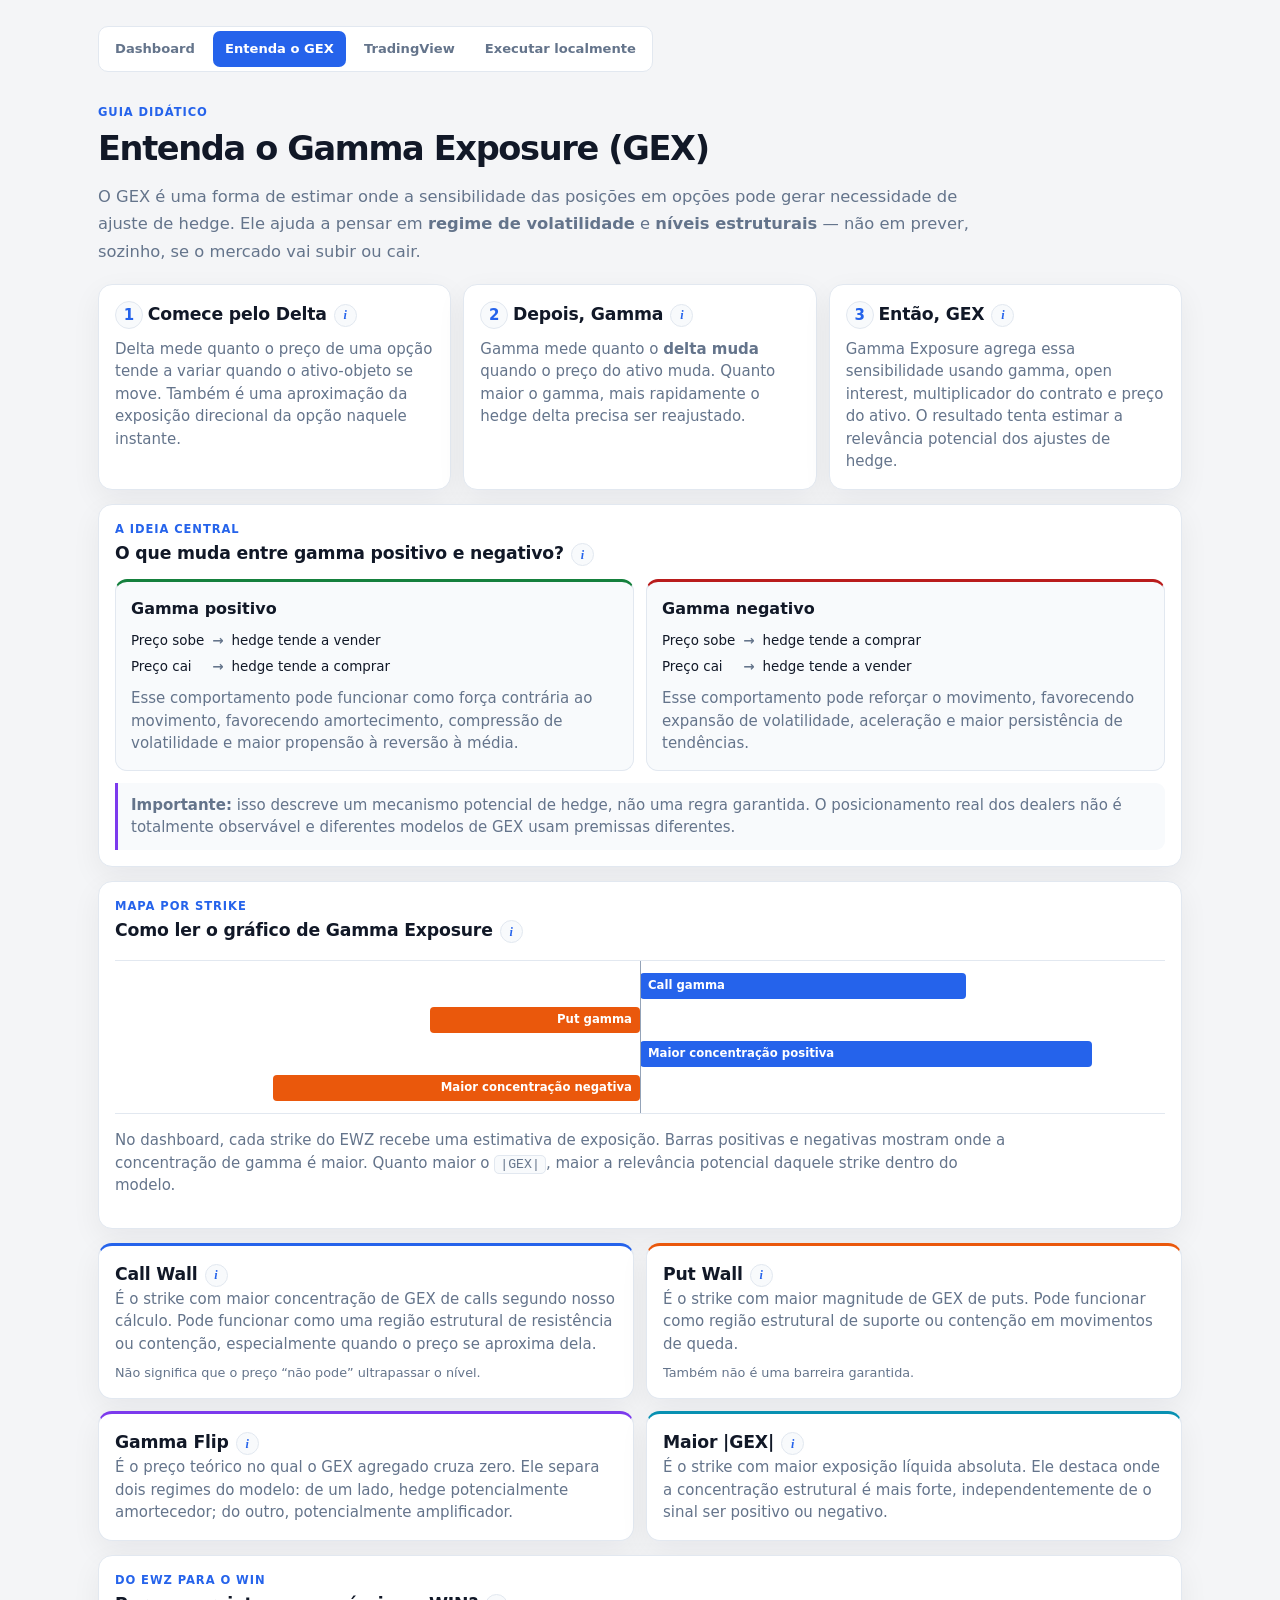
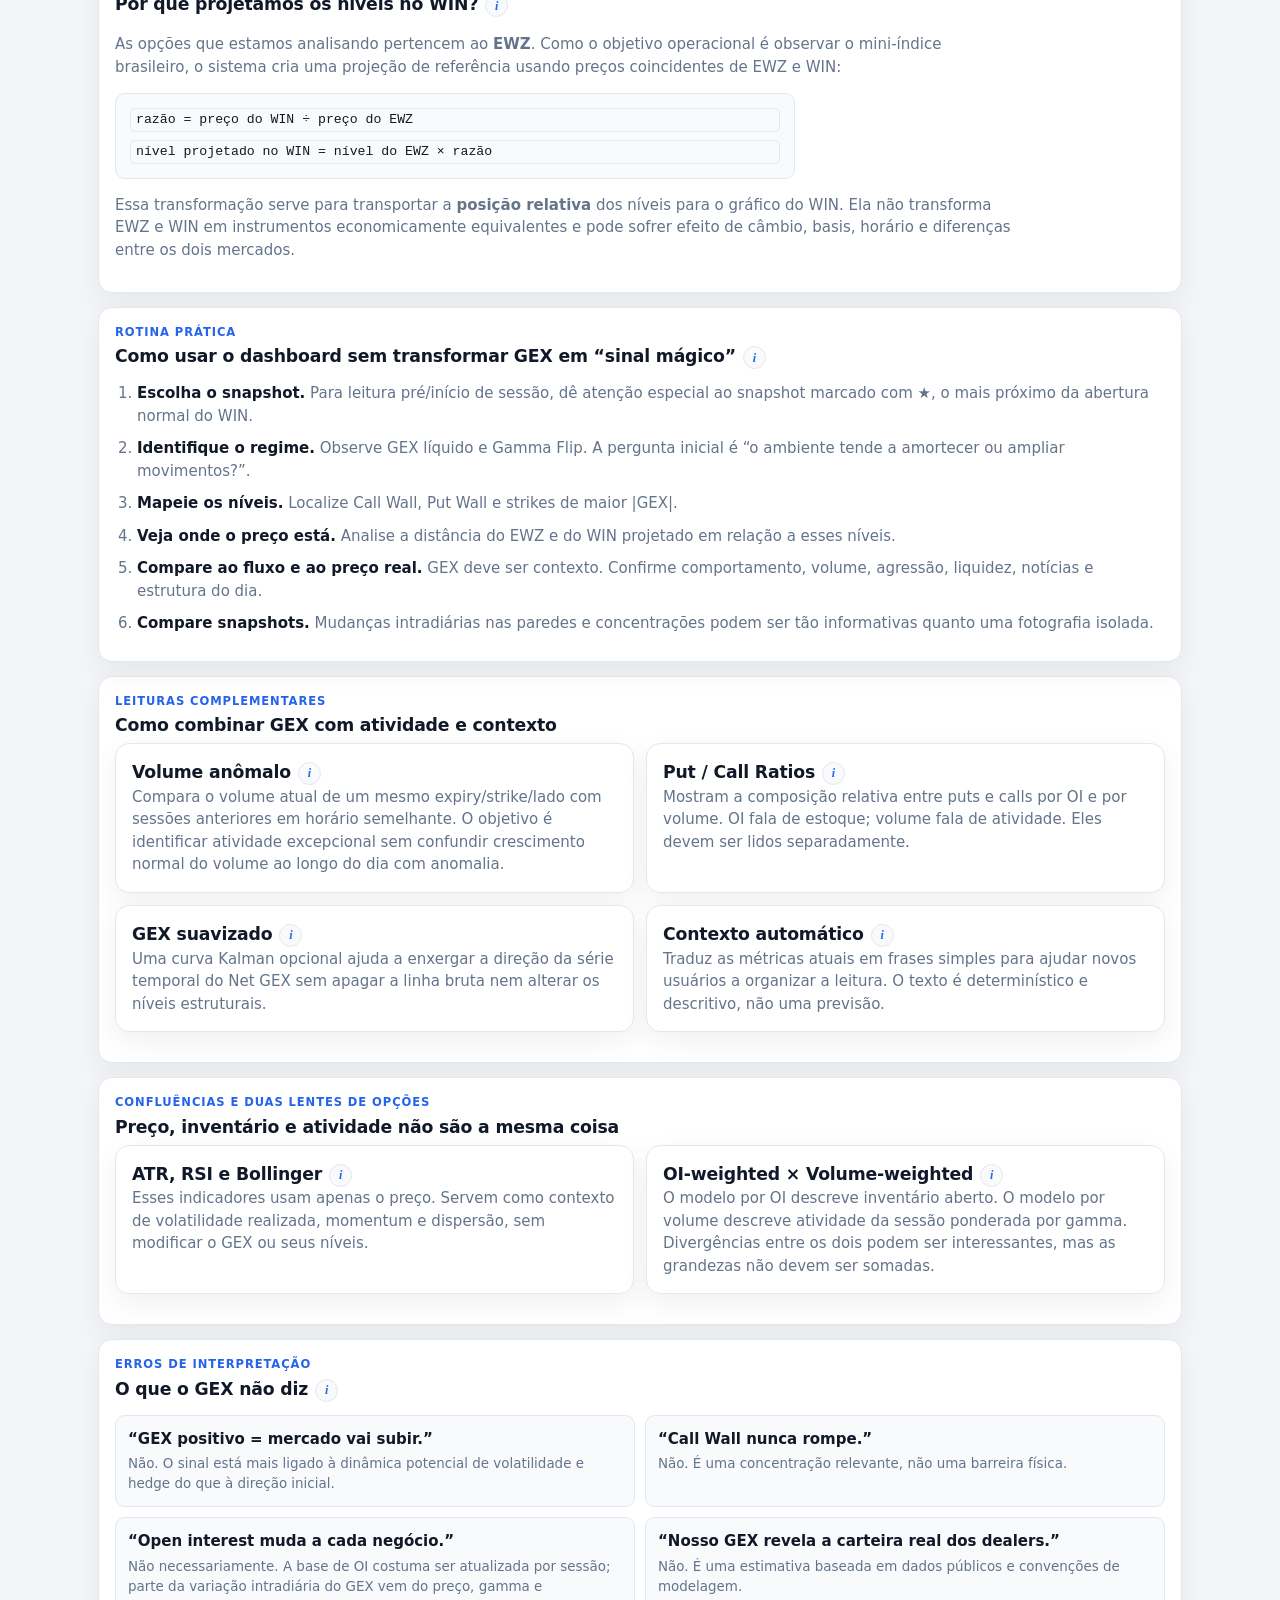
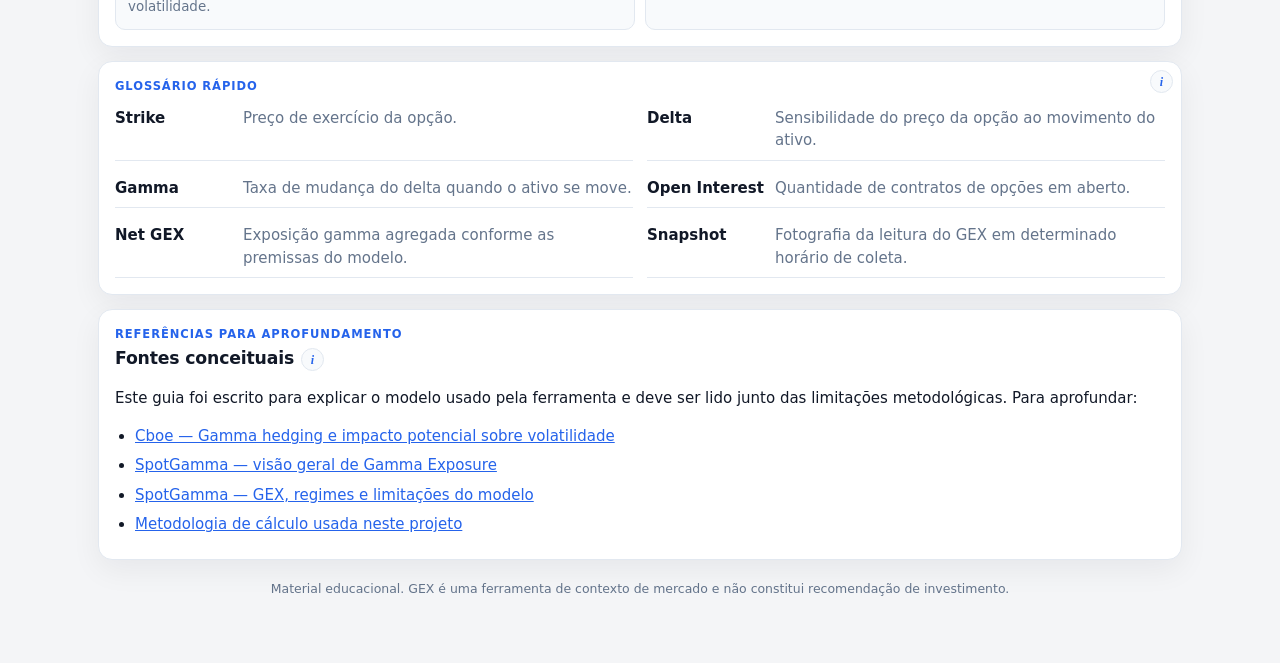
<file: docs/entenda-gex.html>
<!doctype html>
<html lang="pt-BR">
<head>
<meta charset="utf-8">
<meta name="viewport" content="width=device-width, initial-scale=1">
<title>Entenda o GEX · Gamma Exposure</title>
<meta name="description" content="Guia didático sobre Gamma Exposure, Gamma Flip, Call Wall, Put Wall e como interpretar o dashboard EWZ → WIN.">
<link rel="stylesheet" href="style.css">
</head>
<body>
<main class="wrap guide-wrap">

  <nav class="site-nav" aria-label="Navegação principal">
    <a href="index.html">Dashboard</a>
    <a class="active" href="entenda-gex.html">Entenda o GEX</a>
    <a href="tradingview.html">TradingView</a>
    <a href="execucao-local.html">Executar localmente</a>
  </nav>

  <header class="guide-hero">
    <p class="eyebrow">Guia didático</p>
    <h1>Entenda o Gamma Exposure (GEX)</h1>
    <p class="guide-lead">O GEX é uma forma de estimar onde a sensibilidade das posições em opções pode gerar necessidade de ajuste de hedge. Ele ajuda a pensar em <strong>regime de volatilidade</strong> e <strong>níveis estruturais</strong> — não em prever, sozinho, se o mercado vai subir ou cair.</p>
  </header>

  <section class="lesson-grid lesson-grid-3">
    <article class="lesson-card" data-help="guide-delta">
      <span class="lesson-step">1</span>
      <h2>Comece pelo Delta</h2>
      <p>Delta mede quanto o preço de uma opção tende a variar quando o ativo-objeto se move. Também é uma aproximação da exposição direcional da opção naquele instante.</p>
    </article>
    <article class="lesson-card" data-help="guide-gamma">
      <span class="lesson-step">2</span>
      <h2>Depois, Gamma</h2>
      <p>Gamma mede quanto o <strong>delta muda</strong> quando o preço do ativo muda. Quanto maior o gamma, mais rapidamente o hedge delta precisa ser reajustado.</p>
    </article>
    <article class="lesson-card" data-help="guide-gex">
      <span class="lesson-step">3</span>
      <h2>Então, GEX</h2>
      <p>Gamma Exposure agrega essa sensibilidade usando gamma, open interest, multiplicador do contrato e preço do ativo. O resultado tenta estimar a relevância potencial dos ajustes de hedge.</p>
    </article>
  </section>

  <section class="card guide-section" data-help="guide-regimes">
    <p class="section-kicker">A ideia central</p>
    <h2>O que muda entre gamma positivo e negativo?</h2>
    <div class="regime-compare">
      <div class="regime-panel positive">
        <strong>Gamma positivo</strong>
        <div class="hedge-flow">
          <span>Preço sobe</span><b>→</b><span>hedge tende a vender</span>
          <span>Preço cai</span><b>→</b><span>hedge tende a comprar</span>
        </div>
        <p>Esse comportamento pode funcionar como força contrária ao movimento, favorecendo amortecimento, compressão de volatilidade e maior propensão à reversão à média.</p>
      </div>
      <div class="regime-panel negative">
        <strong>Gamma negativo</strong>
        <div class="hedge-flow">
          <span>Preço sobe</span><b>→</b><span>hedge tende a comprar</span>
          <span>Preço cai</span><b>→</b><span>hedge tende a vender</span>
        </div>
        <p>Esse comportamento pode reforçar o movimento, favorecendo expansão de volatilidade, aceleração e maior persistência de tendências.</p>
      </div>
    </div>
    <div class="guide-callout"><strong>Importante:</strong> isso descreve um mecanismo potencial de hedge, não uma regra garantida. O posicionamento real dos dealers não é totalmente observável e diferentes modelos de GEX usam premissas diferentes.</div>
  </section>

  <section class="card guide-section" data-help="guide-chart">
    <p class="section-kicker">Mapa por strike</p>
    <h2>Como ler o gráfico de Gamma Exposure</h2>
    <div class="gex-demo" aria-label="Exemplo esquemático de GEX por strike">
      <div class="gex-zero"></div>
      <div class="gex-bar pos" style="--w:62%"><span>Call gamma</span></div>
      <div class="gex-bar neg" style="--w:40%"><span>Put gamma</span></div>
      <div class="gex-bar pos" style="--w:86%"><span>Maior concentração positiva</span></div>
      <div class="gex-bar neg" style="--w:70%"><span>Maior concentração negativa</span></div>
    </div>
    <p class="guide-copy">No dashboard, cada strike do EWZ recebe uma estimativa de exposição. Barras positivas e negativas mostram onde a concentração de gamma é maior. Quanto maior o <code>|GEX|</code>, maior a relevância potencial daquele strike dentro do modelo.</p>
  </section>

  <section class="lesson-grid lesson-grid-2">
    <article class="lesson-card accent-blue" data-help="guide-callwall">
      <h2>Call Wall</h2>
      <p>É o strike com maior concentração de GEX de calls segundo nosso cálculo. Pode funcionar como uma região estrutural de resistência ou contenção, especialmente quando o preço se aproxima dela.</p>
      <p class="lesson-note">Não significa que o preço “não pode” ultrapassar o nível.</p>
    </article>
    <article class="lesson-card accent-orange" data-help="guide-putwall">
      <h2>Put Wall</h2>
      <p>É o strike com maior magnitude de GEX de puts. Pode funcionar como região estrutural de suporte ou contenção em movimentos de queda.</p>
      <p class="lesson-note">Também não é uma barreira garantida.</p>
    </article>
    <article class="lesson-card accent-purple" data-help="guide-flip">
      <h2>Gamma Flip</h2>
      <p>É o preço teórico no qual o GEX agregado cruza zero. Ele separa dois regimes do modelo: de um lado, hedge potencialmente amortecedor; do outro, potencialmente amplificador.</p>
    </article>
    <article class="lesson-card accent-cyan" data-help="guide-maxgex">
      <h2>Maior |GEX|</h2>
      <p>É o strike com maior exposição líquida absoluta. Ele destaca onde a concentração estrutural é mais forte, independentemente de o sinal ser positivo ou negativo.</p>
    </article>
  </section>

  <section class="card guide-section" data-help="guide-projection">
    <p class="section-kicker">Do EWZ para o WIN</p>
    <h2>Por que projetamos os níveis no WIN?</h2>
    <p class="guide-copy">As opções que estamos analisando pertencem ao <strong>EWZ</strong>. Como o objetivo operacional é observar o mini-índice brasileiro, o sistema cria uma projeção de referência usando preços coincidentes de EWZ e WIN:</p>
    <div class="formula-box">
      <code>razão = preço do WIN ÷ preço do EWZ</code>
      <code>nível projetado no WIN = nível do EWZ × razão</code>
    </div>
    <p class="guide-copy">Essa transformação serve para transportar a <strong>posição relativa</strong> dos níveis para o gráfico do WIN. Ela não transforma EWZ e WIN em instrumentos economicamente equivalentes e pode sofrer efeito de câmbio, basis, horário e diferenças entre os dois mercados.</p>
  </section>

  <section class="card guide-section" data-help="guide-routine">
    <p class="section-kicker">Rotina prática</p>
    <h2>Como usar o dashboard sem transformar GEX em “sinal mágico”</h2>
    <ol class="guide-steps">
      <li><strong>Escolha o snapshot.</strong> Para leitura pré/início de sessão, dê atenção especial ao snapshot marcado com ★, o mais próximo da abertura normal do WIN.</li>
      <li><strong>Identifique o regime.</strong> Observe GEX líquido e Gamma Flip. A pergunta inicial é “o ambiente tende a amortecer ou ampliar movimentos?”.</li>
      <li><strong>Mapeie os níveis.</strong> Localize Call Wall, Put Wall e strikes de maior |GEX|.</li>
      <li><strong>Veja onde o preço está.</strong> Analise a distância do EWZ e do WIN projetado em relação a esses níveis.</li>
      <li><strong>Compare ao fluxo e ao preço real.</strong> GEX deve ser contexto. Confirme comportamento, volume, agressão, liquidez, notícias e estrutura do dia.</li>
      <li><strong>Compare snapshots.</strong> Mudanças intradiárias nas paredes e concentrações podem ser tão informativas quanto uma fotografia isolada.</li>
    </ol>
  </section>

  <section class="card guide-section">
    <p class="section-kicker">Leituras complementares</p>
    <h2>Como combinar GEX com atividade e contexto</h2>
    <div class="lesson-grid lesson-grid-2">
      <article class="lesson-card" data-help="volume-anomaly">
        <h2>Volume anômalo</h2>
        <p>Compara o volume atual de um mesmo expiry/strike/lado com sessões anteriores em horário semelhante. O objetivo é identificar atividade excepcional sem confundir crescimento normal do volume ao longo do dia com anomalia.</p>
      </article>
      <article class="lesson-card" data-help="put-call">
        <h2>Put / Call Ratios</h2>
        <p>Mostram a composição relativa entre puts e calls por OI e por volume. OI fala de estoque; volume fala de atividade. Eles devem ser lidos separadamente.</p>
      </article>
      <article class="lesson-card" data-help="gex-smoothing">
        <h2>GEX suavizado</h2>
        <p>Uma curva Kalman opcional ajuda a enxergar a direção da série temporal do Net GEX sem apagar a linha bruta nem alterar os níveis estruturais.</p>
      </article>
      <article class="lesson-card" data-help="auto-context">
        <h2>Contexto automático</h2>
        <p>Traduz as métricas atuais em frases simples para ajudar novos usuários a organizar a leitura. O texto é determinístico e descritivo, não uma previsão.</p>
      </article>
    </div>
  </section>

  <section class="card guide-section">
    <p class="section-kicker">Confluências e duas lentes de opções</p>
    <h2>Preço, inventário e atividade não são a mesma coisa</h2>
    <div class="lesson-grid lesson-grid-2">
      <article class="lesson-card" data-help="price-confluence">
        <h2>ATR, RSI e Bollinger</h2>
        <p>Esses indicadores usam apenas o preço. Servem como contexto de volatilidade realizada, momentum e dispersão, sem modificar o GEX ou seus níveis.</p>
      </article>
      <article class="lesson-card" data-help="weighting-models">
        <h2>OI-weighted × Volume-weighted</h2>
        <p>O modelo por OI descreve inventário aberto. O modelo por volume descreve atividade da sessão ponderada por gamma. Divergências entre os dois podem ser interessantes, mas as grandezas não devem ser somadas.</p>
      </article>
    </div>
  </section>

  <section class="card guide-section" data-help="guide-misreads">
    <p class="section-kicker">Erros de interpretação</p>
    <h2>O que o GEX não diz</h2>
    <div class="myth-grid">
      <div><strong>“GEX positivo = mercado vai subir.”</strong><span>Não. O sinal está mais ligado à dinâmica potencial de volatilidade e hedge do que à direção inicial.</span></div>
      <div><strong>“Call Wall nunca rompe.”</strong><span>Não. É uma concentração relevante, não uma barreira física.</span></div>
      <div><strong>“Open interest muda a cada negócio.”</strong><span>Não necessariamente. A base de OI costuma ser atualizada por sessão; parte da variação intradiária do GEX vem do preço, gamma e volatilidade.</span></div>
      <div><strong>“Nosso GEX revela a carteira real dos dealers.”</strong><span>Não. É uma estimativa baseada em dados públicos e convenções de modelagem.</span></div>
    </div>
  </section>

  <section class="card guide-section" data-help="guide-glossary">
    <p class="section-kicker">Glossário rápido</p>
    <div class="glossary">
      <div><dt>Strike</dt><dd>Preço de exercício da opção.</dd></div>
      <div><dt>Delta</dt><dd>Sensibilidade do preço da opção ao movimento do ativo.</dd></div>
      <div><dt>Gamma</dt><dd>Taxa de mudança do delta quando o ativo se move.</dd></div>
      <div><dt>Open Interest</dt><dd>Quantidade de contratos de opções em aberto.</dd></div>
      <div><dt>Net GEX</dt><dd>Exposição gamma agregada conforme as premissas do modelo.</dd></div>
      <div><dt>Snapshot</dt><dd>Fotografia da leitura do GEX em determinado horário de coleta.</dd></div>
    </div>
  </section>

  <section class="card guide-section references" data-help="guide-sources">
    <p class="section-kicker">Referências para aprofundamento</p>
    <h2>Fontes conceituais</h2>
    <p>Este guia foi escrito para explicar o modelo usado pela ferramenta e deve ser lido junto das limitações metodológicas. Para aprofundar:</p>
    <ul>
      <li><a href="https://www.cboe.com/insights/posts/volatility-insights-evaluating-the-market-impact-of-spx-0-dte-options/" target="_blank" rel="noopener">Cboe — Gamma hedging e impacto potencial sobre volatilidade</a></li>
      <li><a href="https://support.spotgamma.com/hc/en-us/articles/15214161607827-GEX-Gamma-Exposure-Explained-What-It-Is-and-How-SpotGamma-Uses-It" target="_blank" rel="noopener">SpotGamma — visão geral de Gamma Exposure</a></li>
      <li><a href="https://spotgamma.com/gamma-exposure-gex/" target="_blank" rel="noopener">SpotGamma — GEX, regimes e limitações do modelo</a></li>
      <li><a href="https://github.com/pablopcdossantos2-sys/gamma-exposure-app/blob/main/CALCULO.md" target="_blank" rel="noopener">Metodologia de cálculo usada neste projeto</a></li>
    </ul>
  </section>

  <p class="guide-disclaimer">Material educacional. GEX é uma ferramenta de contexto de mercado e não constitui recomendação de investimento.</p>
</main>
<script src="help.js"></script>
</body>
</html>
</file>
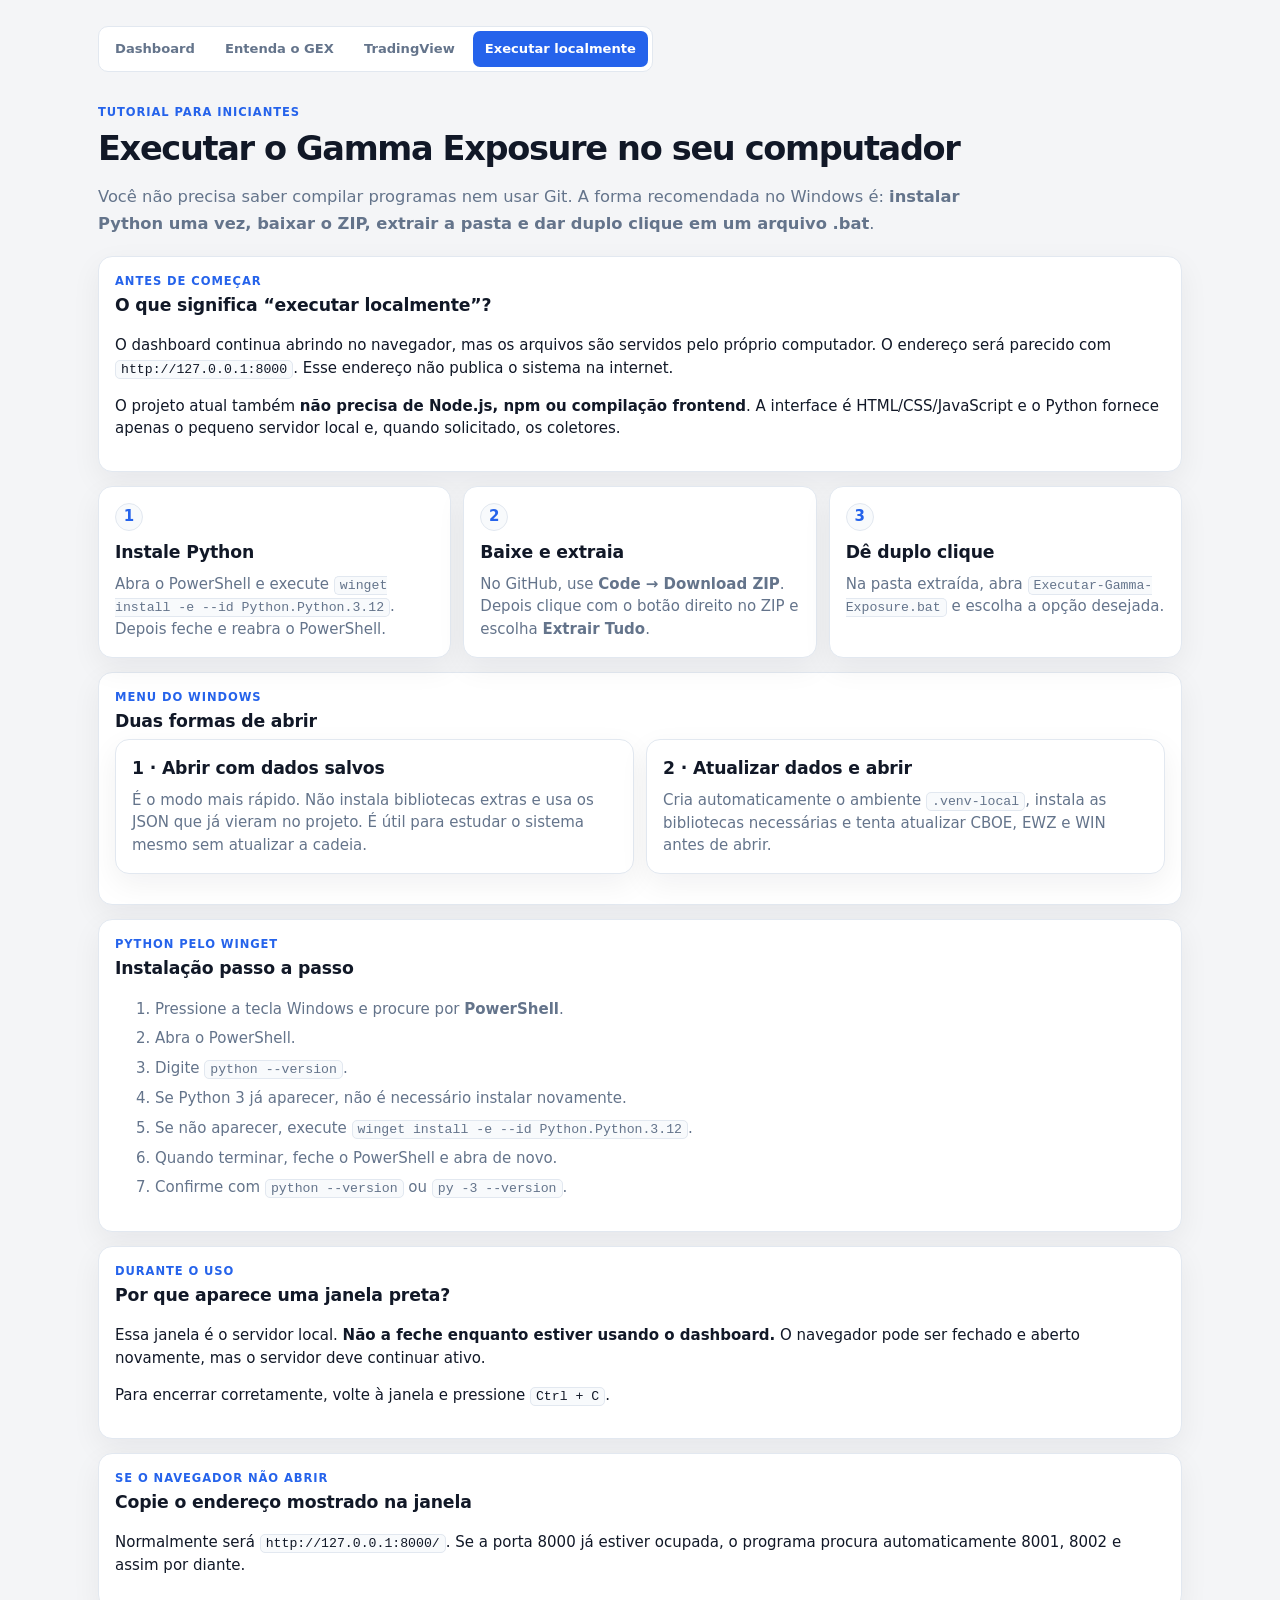
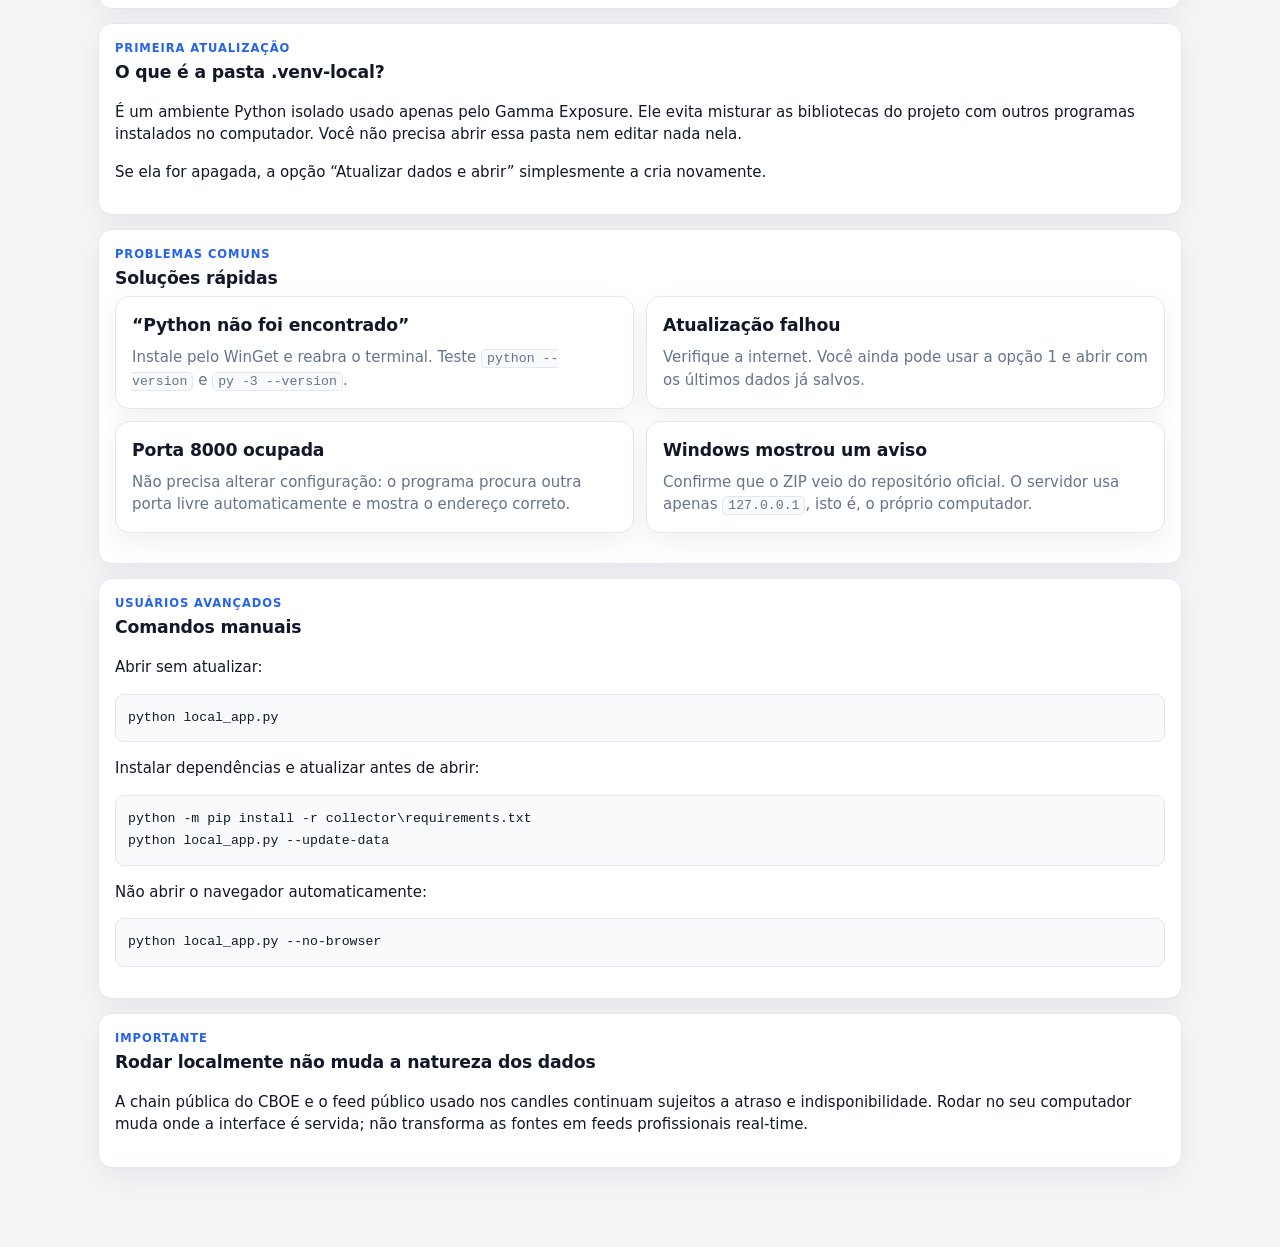
<file: docs/execucao-local.html>
<!doctype html>
<html lang="pt-BR">
<head>
<meta charset="utf-8">
<meta name="viewport" content="width=device-width, initial-scale=1">
<title>Executar localmente · Gamma Exposure</title>
<meta name="description" content="Tutorial didático para executar o Gamma Exposure localmente no Windows sem conhecimento prévio de terminal ou compilação.">
<link rel="stylesheet" href="style.css">
</head>
<body>
<main class="wrap guide-wrap">

  <nav class="site-nav" aria-label="Navegação principal">
    <a href="index.html">Dashboard</a>
    <a href="entenda-gex.html">Entenda o GEX</a>
    <a href="tradingview.html">TradingView</a>
    <a class="active" href="execucao-local.html">Executar localmente</a>
  </nav>

  <header class="guide-hero">
    <p class="eyebrow">Tutorial para iniciantes</p>
    <h1>Executar o Gamma Exposure no seu computador</h1>
    <p class="guide-lead">Você não precisa saber compilar programas nem usar Git. A forma recomendada no Windows é: <strong>instalar Python uma vez, baixar o ZIP, extrair a pasta e dar duplo clique em um arquivo .bat</strong>.</p>
  </header>

  <section class="card guide-section">
    <p class="section-kicker">Antes de começar</p>
    <h2>O que significa “executar localmente”?</h2>
    <p>O dashboard continua abrindo no navegador, mas os arquivos são servidos pelo próprio computador. O endereço será parecido com <code>http://127.0.0.1:8000</code>. Esse endereço não publica o sistema na internet.</p>
    <p>O projeto atual também <strong>não precisa de Node.js, npm ou compilação frontend</strong>. A interface é HTML/CSS/JavaScript e o Python fornece apenas o pequeno servidor local e, quando solicitado, os coletores.</p>
  </section>

  <section class="lesson-grid lesson-grid-3">
    <article class="lesson-card">
      <span class="lesson-step">1</span>
      <h2>Instale Python</h2>
      <p>Abra o PowerShell e execute <code>winget install -e --id Python.Python.3.12</code>. Depois feche e reabra o PowerShell.</p>
    </article>
    <article class="lesson-card">
      <span class="lesson-step">2</span>
      <h2>Baixe e extraia</h2>
      <p>No GitHub, use <strong>Code → Download ZIP</strong>. Depois clique com o botão direito no ZIP e escolha <strong>Extrair Tudo</strong>.</p>
    </article>
    <article class="lesson-card">
      <span class="lesson-step">3</span>
      <h2>Dê duplo clique</h2>
      <p>Na pasta extraída, abra <code>Executar-Gamma-Exposure.bat</code> e escolha a opção desejada.</p>
    </article>
  </section>

  <section class="card guide-section">
    <p class="section-kicker">Menu do Windows</p>
    <h2>Duas formas de abrir</h2>
    <div class="lesson-grid lesson-grid-2">
      <article class="lesson-card">
        <h2>1 · Abrir com dados salvos</h2>
        <p>É o modo mais rápido. Não instala bibliotecas extras e usa os JSON que já vieram no projeto. É útil para estudar o sistema mesmo sem atualizar a cadeia.</p>
      </article>
      <article class="lesson-card">
        <h2>2 · Atualizar dados e abrir</h2>
        <p>Cria automaticamente o ambiente <code>.venv-local</code>, instala as bibliotecas necessárias e tenta atualizar CBOE, EWZ e WIN antes de abrir.</p>
      </article>
    </div>
  </section>

  <section class="card guide-section">
    <p class="section-kicker">Python pelo WinGet</p>
    <h2>Instalação passo a passo</h2>
    <ol class="guide-list">
      <li>Pressione a tecla Windows e procure por <strong>PowerShell</strong>.</li>
      <li>Abra o PowerShell.</li>
      <li>Digite <code>python --version</code>.</li>
      <li>Se Python 3 já aparecer, não é necessário instalar novamente.</li>
      <li>Se não aparecer, execute <code>winget install -e --id Python.Python.3.12</code>.</li>
      <li>Quando terminar, feche o PowerShell e abra de novo.</li>
      <li>Confirme com <code>python --version</code> ou <code>py -3 --version</code>.</li>
    </ol>
  </section>

  <section class="card guide-section">
    <p class="section-kicker">Durante o uso</p>
    <h2>Por que aparece uma janela preta?</h2>
    <p>Essa janela é o servidor local. <strong>Não a feche enquanto estiver usando o dashboard.</strong> O navegador pode ser fechado e aberto novamente, mas o servidor deve continuar ativo.</p>
    <p>Para encerrar corretamente, volte à janela e pressione <code>Ctrl + C</code>.</p>
  </section>

  <section class="card guide-section">
    <p class="section-kicker">Se o navegador não abrir</p>
    <h2>Copie o endereço mostrado na janela</h2>
    <p>Normalmente será <code>http://127.0.0.1:8000/</code>. Se a porta 8000 já estiver ocupada, o programa procura automaticamente 8001, 8002 e assim por diante.</p>
  </section>

  <section class="card guide-section">
    <p class="section-kicker">Primeira atualização</p>
    <h2>O que é a pasta .venv-local?</h2>
    <p>É um ambiente Python isolado usado apenas pelo Gamma Exposure. Ele evita misturar as bibliotecas do projeto com outros programas instalados no computador. Você não precisa abrir essa pasta nem editar nada nela.</p>
    <p>Se ela for apagada, a opção “Atualizar dados e abrir” simplesmente a cria novamente.</p>
  </section>

  <section class="card guide-section">
    <p class="section-kicker">Problemas comuns</p>
    <h2>Soluções rápidas</h2>
    <div class="lesson-grid lesson-grid-2">
      <article class="lesson-card">
        <h2>“Python não foi encontrado”</h2>
        <p>Instale pelo WinGet e reabra o terminal. Teste <code>python --version</code> e <code>py -3 --version</code>.</p>
      </article>
      <article class="lesson-card">
        <h2>Atualização falhou</h2>
        <p>Verifique a internet. Você ainda pode usar a opção 1 e abrir com os últimos dados já salvos.</p>
      </article>
      <article class="lesson-card">
        <h2>Porta 8000 ocupada</h2>
        <p>Não precisa alterar configuração: o programa procura outra porta livre automaticamente e mostra o endereço correto.</p>
      </article>
      <article class="lesson-card">
        <h2>Windows mostrou um aviso</h2>
        <p>Confirme que o ZIP veio do repositório oficial. O servidor usa apenas <code>127.0.0.1</code>, isto é, o próprio computador.</p>
      </article>
    </div>
  </section>

  <section class="card guide-section">
    <p class="section-kicker">Usuários avançados</p>
    <h2>Comandos manuais</h2>
    <p>Abrir sem atualizar:</p>
    <pre><code>python local_app.py</code></pre>
    <p>Instalar dependências e atualizar antes de abrir:</p>
    <pre><code>python -m pip install -r collector\requirements.txt
python local_app.py --update-data</code></pre>
    <p>Não abrir o navegador automaticamente:</p>
    <pre><code>python local_app.py --no-browser</code></pre>
  </section>

  <section class="card guide-section">
    <p class="section-kicker">Importante</p>
    <h2>Rodar localmente não muda a natureza dos dados</h2>
    <p>A chain pública do CBOE e o feed público usado nos candles continuam sujeitos a atraso e indisponibilidade. Rodar no seu computador muda onde a interface é servida; não transforma as fontes em feeds profissionais real-time.</p>
  </section>

</main>
</body>
</html>
</file>
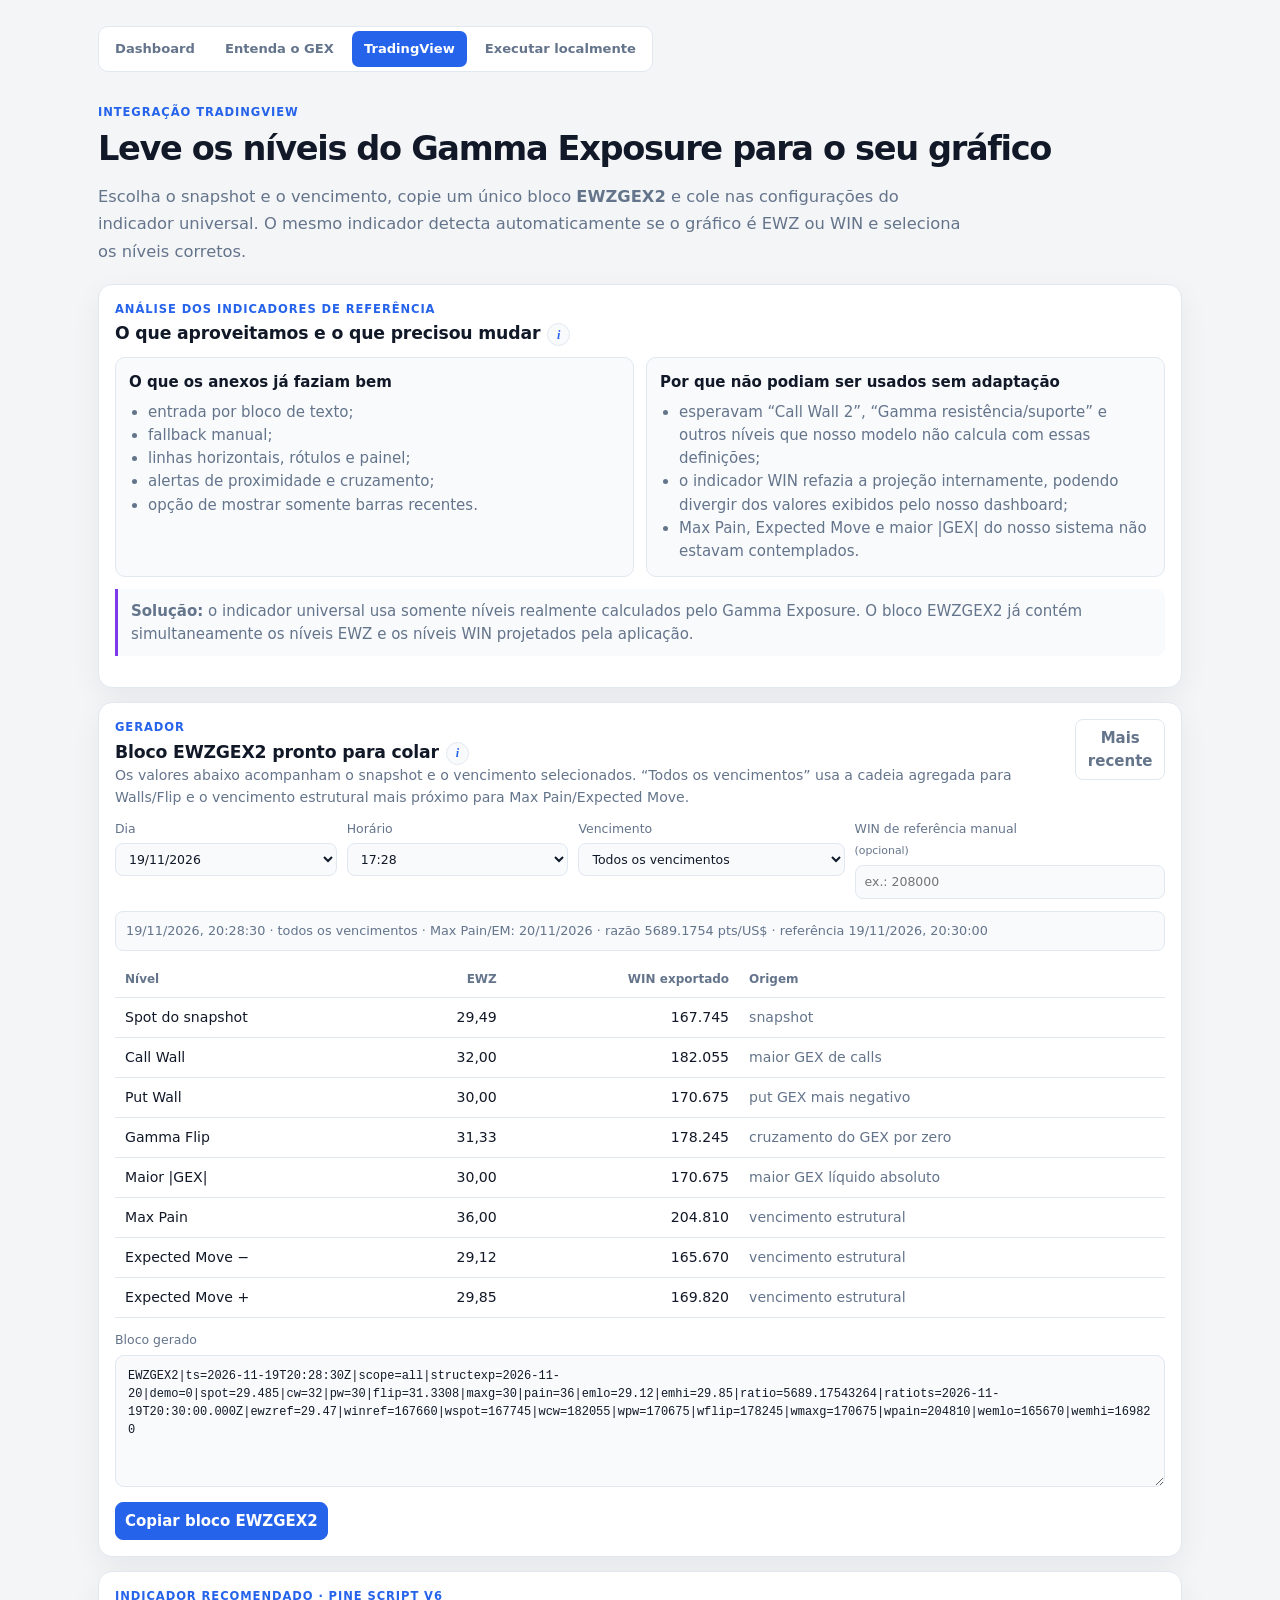
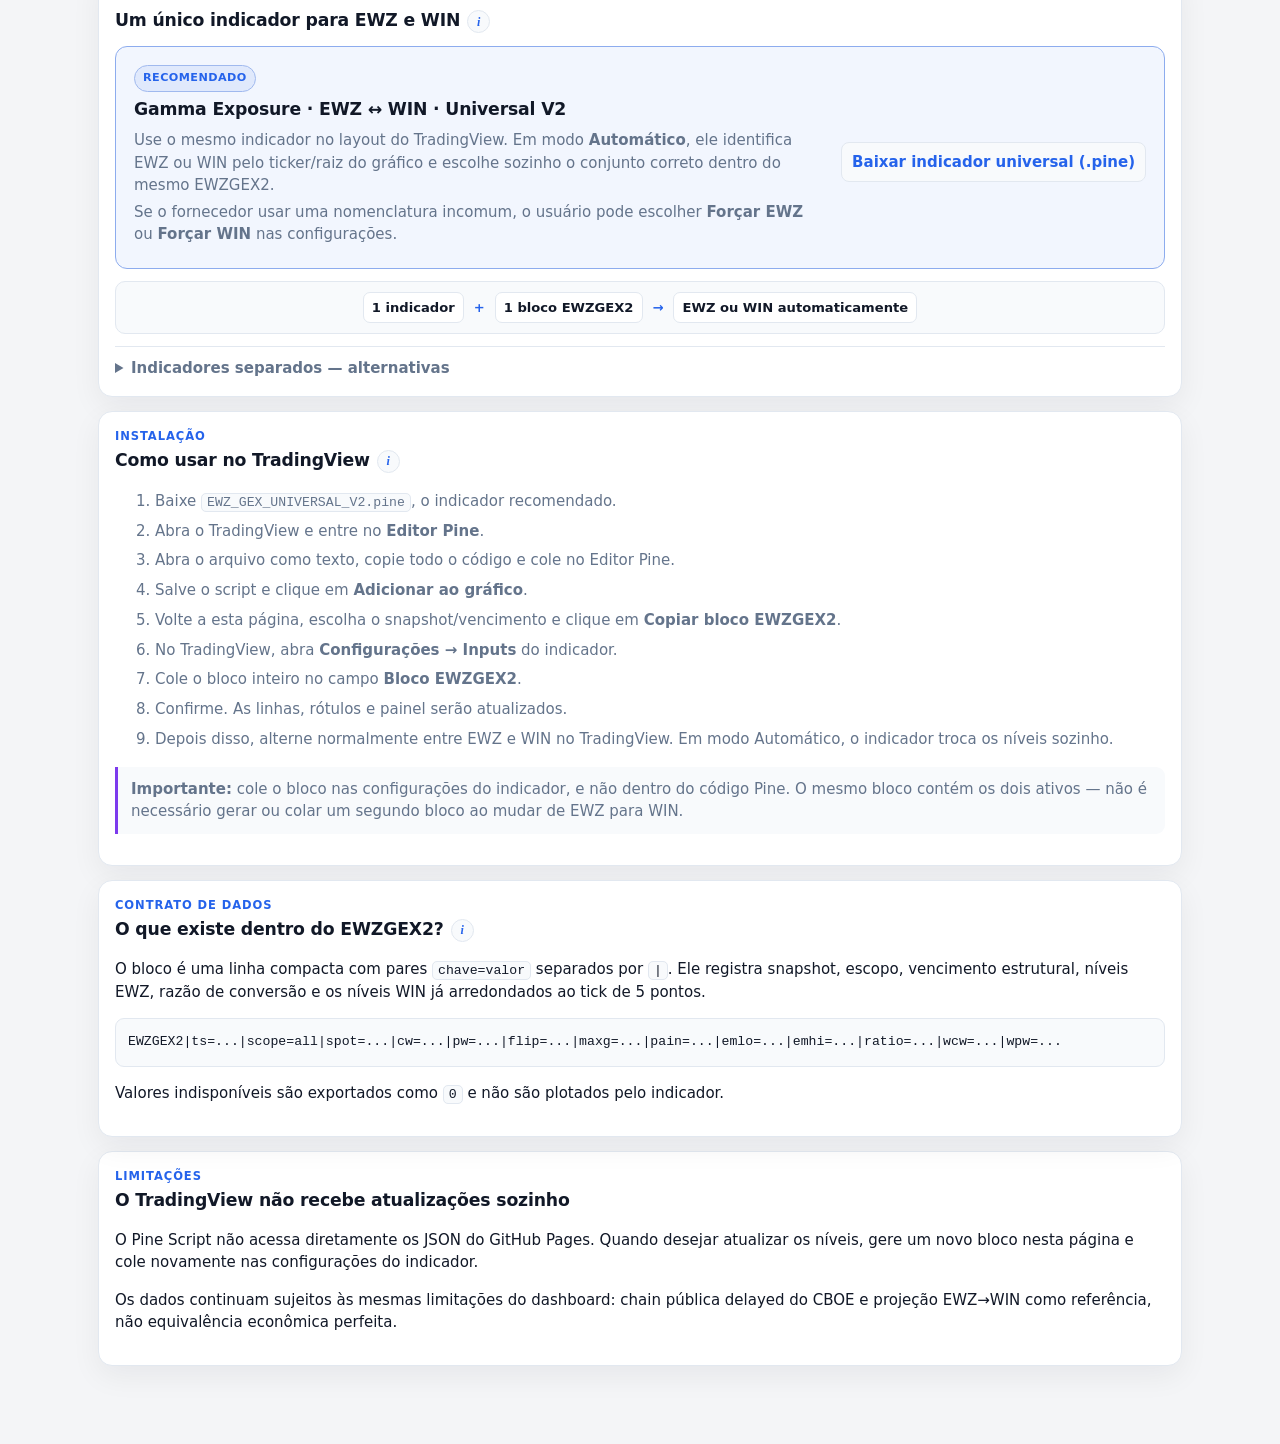
<file: docs/tradingview.html>
<!doctype html>
<html lang="pt-BR">
<head>
<meta charset="utf-8">
<meta name="viewport" content="width=device-width, initial-scale=1">
<title>TradingView · Gamma Exposure</title>
<meta name="description" content="Integração do Gamma Exposure com TradingView: gere o bloco EWZGEX2 e use indicadores Pine para EWZ e WIN.">
<link rel="stylesheet" href="style.css">
</head>
<body>
<main class="wrap guide-wrap">

  <nav class="site-nav" aria-label="Navegação principal">
    <a href="index.html">Dashboard</a>
    <a href="entenda-gex.html">Entenda o GEX</a>
    <a class="active" href="tradingview.html">TradingView</a>
    <a href="execucao-local.html">Executar localmente</a>
  </nav>

  <header class="guide-hero">
    <p class="eyebrow">Integração TradingView</p>
    <h1>Leve os níveis do Gamma Exposure para o seu gráfico</h1>
    <p class="guide-lead">Escolha o snapshot e o vencimento, copie um único bloco <strong>EWZGEX2</strong> e cole nas configurações do indicador universal. O mesmo indicador detecta automaticamente se o gráfico é EWZ ou WIN e seleciona os níveis corretos.</p>
  </header>

  <section class="card guide-section" data-help="tv-review">
    <p class="section-kicker">Análise dos indicadores de referência</p>
    <h2>O que aproveitamos e o que precisou mudar</h2>
    <div class="tv-review-grid">
      <div>
        <strong>O que os anexos já faziam bem</strong>
        <ul>
          <li>entrada por bloco de texto;</li>
          <li>fallback manual;</li>
          <li>linhas horizontais, rótulos e painel;</li>
          <li>alertas de proximidade e cruzamento;</li>
          <li>opção de mostrar somente barras recentes.</li>
        </ul>
      </div>
      <div>
        <strong>Por que não podiam ser usados sem adaptação</strong>
        <ul>
          <li>esperavam “Call Wall 2”, “Gamma resistência/suporte” e outros níveis que nosso modelo não calcula com essas definições;</li>
          <li>o indicador WIN refazia a projeção internamente, podendo divergir dos valores exibidos pelo nosso dashboard;</li>
          <li>Max Pain, Expected Move e maior |GEX| do nosso sistema não estavam contemplados.</li>
        </ul>
      </div>
    </div>
    <p class="guide-callout"><strong>Solução:</strong> o indicador universal usa somente níveis realmente calculados pelo Gamma Exposure. O bloco EWZGEX2 já contém simultaneamente os níveis EWZ e os níveis WIN projetados pela aplicação.</p>
  </section>

  <section class="card tv-generator-card" data-help="tv-generator">
    <div class="card-head">
      <div>
        <p class="section-kicker">Gerador</p>
        <h2>Bloco EWZGEX2 pronto para colar</h2>
        <p class="note">Os valores abaixo acompanham o snapshot e o vencimento selecionados. “Todos os vencimentos” usa a cadeia agregada para Walls/Flip e o vencimento estrutural mais próximo para Max Pain/Expected Move.</p>
      </div>
      <button type="button" class="ghost" id="tvLatestBtn">Mais recente</button>
    </div>

    <div class="tv-controls">
      <label>Dia
        <select id="tvDateSelect"></select>
      </label>
      <label>Horário
        <select id="tvTimeSelect"></select>
      </label>
      <label>Vencimento
        <select id="tvExpirySelect"><option value="all">Todos os vencimentos</option></select>
      </label>
      <label>WIN de referência manual <span>(opcional)</span>
        <input id="tvWinManual" inputmode="decimal" placeholder="ex.: 208000">
      </label>
    </div>

    <div class="tv-generator-status" id="tvGeneratorStatus">Carregando dados…</div>

    <div class="table-scroll">
      <table id="tvLevelsTable">
        <thead>
          <tr>
            <th>Nível</th>
            <th class="num">EWZ</th>
            <th class="num">WIN exportado</th>
            <th>Origem</th>
          </tr>
        </thead>
        <tbody></tbody>
      </table>
    </div>

    <label class="tv-block-label" for="tvExportBlock">Bloco gerado</label>
    <textarea id="tvExportBlock" class="tv-export-block" readonly spellcheck="false"></textarea>
    <div class="tv-copy-actions">
      <button type="button" id="tvCopyBtn">Copiar bloco EWZGEX2</button>
      <span id="tvCopyStatus" role="status"></span>
    </div>
  </section>

  <section class="card guide-section" data-help="tv-indicators">
    <p class="section-kicker">Indicador recomendado · Pine Script v6</p>
    <h2>Um único indicador para EWZ e WIN</h2>

    <article class="tv-universal-card">
      <div>
        <span class="tv-recommended-badge">Recomendado</span>
        <h2>Gamma Exposure · EWZ ↔ WIN · Universal V2</h2>
        <p>Use o mesmo indicador no layout do TradingView. Em modo <strong>Automático</strong>, ele identifica EWZ ou WIN pelo ticker/raiz do gráfico e escolhe sozinho o conjunto correto dentro do mesmo EWZGEX2.</p>
        <p>Se o fornecedor usar uma nomenclatura incomum, o usuário pode escolher <strong>Forçar EWZ</strong> ou <strong>Forçar WIN</strong> nas configurações.</p>
      </div>
      <a class="tv-download tv-download-primary" href="tradingview/EWZ_GEX_UNIVERSAL_V2.pine" download>Baixar indicador universal (.pine)</a>
    </article>

    <div class="tv-universal-flow">
      <span>1 indicador</span>
      <b>+</b>
      <span>1 bloco EWZGEX2</span>
      <b>→</b>
      <span>EWZ ou WIN automaticamente</span>
    </div>

    <details class="tv-alternatives">
      <summary>Indicadores separados — alternativas</summary>
      <p class="note">Mantidos para diagnóstico, preferência pessoal ou caso o usuário queira scripts independentes.</p>
      <div class="tv-indicator-grid">
        <article class="lesson-card">
          <h2>EWZ GEX Levels · Export V2</h2>
          <p>Versão dedicada exclusivamente ao EWZ.</p>
          <a class="tv-download" href="tradingview/EWZ_GEX_EWZ_V2.pine" download>Baixar indicador EWZ (.pine)</a>
        </article>
        <article class="lesson-card">
          <h2>EWZ GEX → WIN · Export V2</h2>
          <p>Versão dedicada exclusivamente ao WIN.</p>
          <a class="tv-download" href="tradingview/EWZ_GEX_WIN_V2.pine" download>Baixar indicador WIN (.pine)</a>
        </article>
      </div>
    </details>
  </section>

  <section class="card guide-section" data-help="tv-install">
    <p class="section-kicker">Instalação</p>
    <h2>Como usar no TradingView</h2>
    <ol class="guide-list">
      <li>Baixe <code>EWZ_GEX_UNIVERSAL_V2.pine</code>, o indicador recomendado.</li>
      <li>Abra o TradingView e entre no <strong>Editor Pine</strong>.</li>
      <li>Abra o arquivo como texto, copie todo o código e cole no Editor Pine.</li>
      <li>Salve o script e clique em <strong>Adicionar ao gráfico</strong>.</li>
      <li>Volte a esta página, escolha o snapshot/vencimento e clique em <strong>Copiar bloco EWZGEX2</strong>.</li>
      <li>No TradingView, abra <strong>Configurações → Inputs</strong> do indicador.</li>
      <li>Cole o bloco inteiro no campo <strong>Bloco EWZGEX2</strong>.</li>
      <li>Confirme. As linhas, rótulos e painel serão atualizados.</li>
      <li>Depois disso, alterne normalmente entre EWZ e WIN no TradingView. Em modo Automático, o indicador troca os níveis sozinho.</li>
    </ol>
    <p class="guide-callout"><strong>Importante:</strong> cole o bloco nas configurações do indicador, e não dentro do código Pine. O mesmo bloco contém os dois ativos — não é necessário gerar ou colar um segundo bloco ao mudar de EWZ para WIN.</p>
  </section>

  <section class="card guide-section" data-help="tv-format">
    <p class="section-kicker">Contrato de dados</p>
    <h2>O que existe dentro do EWZGEX2?</h2>
    <p>O bloco é uma linha compacta com pares <code>chave=valor</code> separados por <code>|</code>. Ele registra snapshot, escopo, vencimento estrutural, níveis EWZ, razão de conversão e os níveis WIN já arredondados ao tick de 5 pontos.</p>
    <pre><code>EWZGEX2|ts=...|scope=all|spot=...|cw=...|pw=...|flip=...|maxg=...|pain=...|emlo=...|emhi=...|ratio=...|wcw=...|wpw=...</code></pre>
    <p>Valores indisponíveis são exportados como <code>0</code> e não são plotados pelo indicador.</p>
  </section>

  <section class="card guide-section">
    <p class="section-kicker">Limitações</p>
    <h2>O TradingView não recebe atualizações sozinho</h2>
    <p>O Pine Script não acessa diretamente os JSON do GitHub Pages. Quando desejar atualizar os níveis, gere um novo bloco nesta página e cole novamente nas configurações do indicador.</p>
    <p>Os dados continuam sujeitos às mesmas limitações do dashboard: chain pública delayed do CBOE e projeção EWZ→WIN como referência, não equivalência econômica perfeita.</p>
  </section>

</main>
<script src="help.js"></script>
<script src="tradingview.js"></script>
</body>
</html>
</file>
<file: docs/style.css>
:root{
  color-scheme:light;
  --bg:#f4f5f7;--surface:#ffffff;--surface-2:#f8fafc;--text:#111827;--muted:#64748b;
  --border:#e2e8f0;--grid:#e8edf3;--axis:#94a3b8;--blue:#2563eb;--orange:#ea580c;
  --purple:#7c3aed;--green:#15803d;--red:#b91c1c;--cyan:#0891b2;--shadow:0 10px 30px rgba(15,23,42,.06);
}
@media(prefers-color-scheme:dark){
  :root{color-scheme:dark;--bg:#0b0f14;--surface:#121821;--surface-2:#0f141c;--text:#f8fafc;--muted:#94a3b8;
    --border:#273244;--grid:#202b39;--axis:#526174;--blue:#60a5fa;--orange:#fb923c;--purple:#a78bfa;
    --green:#4ade80;--red:#f87171;--cyan:#22d3ee;--shadow:none}
}
*{box-sizing:border-box}
body{margin:0;background:var(--bg);color:var(--text);font:15px/1.5 system-ui,-apple-system,"Segoe UI",Roboto,sans-serif}
.wrap{max-width:1320px;margin:auto;padding:26px 18px 64px}
.hero{display:flex;gap:24px;justify-content:space-between;align-items:flex-end;margin-bottom:18px}
.site-nav{display:flex;gap:6px;margin-bottom:18px;padding:4px;background:var(--surface);border:1px solid var(--border);border-radius:10px;width:max-content;max-width:100%}
.site-nav a{display:inline-flex;align-items:center;min-height:36px;padding:6px 12px;border-radius:7px;color:var(--muted);text-decoration:none;font-size:.82rem;font-weight:700}
.site-nav a:hover{background:var(--surface-2);color:var(--text)}
.site-nav a.active{background:var(--blue);color:#fff}
.guide-wrap{max-width:1120px}
.guide-hero{padding:14px 0 18px}
.guide-hero h1{font-size:2.1rem;margin-bottom:8px}
.guide-lead{max-width:880px;margin:0;color:var(--muted);font-size:1.02rem;line-height:1.7}
.lesson-grid{display:grid;gap:12px;margin-bottom:14px}
.lesson-grid-3{grid-template-columns:repeat(3,1fr)}
.lesson-grid-2{grid-template-columns:repeat(2,1fr)}
.lesson-card{position:relative;background:var(--surface);border:1px solid var(--border);border-radius:14px;padding:16px;box-shadow:var(--shadow)}
.lesson-card h2{margin-bottom:7px}.lesson-card p{margin:0;color:var(--muted)}
.lesson-step{display:inline-flex;width:28px;height:28px;align-items:center;justify-content:center;margin-bottom:9px;border-radius:50%;background:var(--surface-2);border:1px solid var(--border);font-weight:800;color:var(--blue)}
.lesson-note{margin-top:8px!important;font-size:.8rem}
.accent-blue{border-top:3px solid var(--blue)}.accent-orange{border-top:3px solid var(--orange)}.accent-purple{border-top:3px solid var(--purple)}.accent-cyan{border-top:3px solid var(--cyan)}
.guide-section{padding:20px}
.regime-compare{display:grid;grid-template-columns:1fr 1fr;gap:12px;margin-top:12px}
.regime-panel{border:1px solid var(--border);border-radius:12px;padding:15px;background:var(--surface-2)}
.regime-panel.positive{border-top:3px solid var(--green)}.regime-panel.negative{border-top:3px solid var(--red)}
.regime-panel>strong{font-size:1rem}.regime-panel p{margin:10px 0 0;color:var(--muted)}
.hedge-flow{display:grid;grid-template-columns:auto auto 1fr;gap:6px 8px;align-items:center;margin-top:10px;font-size:.84rem}
.hedge-flow b{color:var(--muted)}
.guide-callout{margin-top:12px;padding:11px 13px;border-left:3px solid var(--purple);background:var(--surface-2);color:var(--muted);border-radius:0 9px 9px 0}
.guide-copy{color:var(--muted);max-width:900px}
.gex-demo{position:relative;margin:16px 0 12px;padding:12px 0;display:grid;gap:8px;border-top:1px solid var(--border);border-bottom:1px solid var(--border)}
.gex-zero{position:absolute;left:50%;top:0;bottom:0;width:1px;background:var(--axis)}
.gex-bar{height:26px;display:flex;align-items:center;font-size:.73rem;font-weight:700;color:white;padding:0 8px;border-radius:4px;width:calc(var(--w) / 2);max-width:45%}
.gex-bar.pos{margin-left:50%;background:var(--blue)}
.gex-bar.neg{margin-left:calc(50% - (var(--w) / 2));background:var(--orange);justify-content:flex-end;text-align:right}
.formula-box{display:flex;flex-direction:column;gap:8px;margin:12px 0;padding:14px;border:1px solid var(--border);border-radius:10px;background:var(--surface-2);max-width:680px}
.formula-box code{font-size:.92rem}
.guide-steps{margin:12px 0 0;padding-left:22px}
.guide-steps li{margin:0 0 10px;color:var(--muted)}.guide-steps strong{color:var(--text)}
.myth-grid{display:grid;grid-template-columns:1fr 1fr;gap:10px;margin-top:12px}
.myth-grid>div{padding:12px;border:1px solid var(--border);border-radius:10px;background:var(--surface-2)}
.myth-grid strong,.myth-grid span{display:block}.myth-grid span{margin-top:4px;color:var(--muted);font-size:.84rem}
.glossary{display:grid;grid-template-columns:repeat(2,1fr);gap:8px 14px}
.glossary>div{display:grid;grid-template-columns:120px 1fr;gap:8px;padding:8px 0;border-bottom:1px solid var(--border)}
.glossary dt{font-weight:800}.glossary dd{margin:0;color:var(--muted)}
.references ul{margin:10px 0 0;padding-left:20px}.references li{margin:7px 0}.references a{color:var(--blue)}
.guide-disclaimer{text-align:center;color:var(--muted);font-size:.78rem;margin:20px 0 0}
.center-y{min-width:39px}

.eyebrow,.section-kicker{margin:0 0 3px;color:var(--blue);font-weight:700;text-transform:uppercase;letter-spacing:.08em;font-size:.72rem}
h1{margin:0;font-size:2rem;letter-spacing:-.04em}h1 span{color:var(--muted);font-weight:400}
h2{margin:0 0 4px;font-size:1.08rem;letter-spacing:-.01em}
.sub,.note,.footnote{margin:0;color:var(--muted);font-size:.88rem}
.source-box{min-width:220px;text-align:right;padding:10px 0}.source-label{display:block;color:var(--muted);font-size:.75rem}
.source-box strong{display:block;font-size:1.25rem;font-variant-numeric:tabular-nums}.source-box small{color:var(--muted)}
.banner{padding:11px 14px;border-radius:10px;margin:0 0 14px;background:#fff7d6;color:#6b5200;border:1px solid #f6e7a7}
.banner.err{background:#fee9e7;color:#8a251d;border-color:#f7c7c2}
.kpis{display:grid;grid-template-columns:repeat(5,minmax(150px,1fr));gap:10px;margin-bottom:14px}
.kpi{background:var(--surface);border:1px solid var(--border);border-radius:12px;padding:13px 14px;box-shadow:var(--shadow)}
.kpi .lab{font-size:.75rem;color:var(--muted);display:flex;gap:6px;align-items:center}
.kpi .big{font-size:1.35rem;font-weight:700;font-variant-numeric:tabular-nums}
.kpi .small{font-size:.8rem;color:var(--muted)}
.dot{width:8px;height:8px;border-radius:50%;display:inline-block;flex:none}
.card{background:var(--surface);border:1px solid var(--border);border-radius:14px;padding:16px;margin-bottom:14px;box-shadow:var(--shadow)}
.focal{padding-bottom:10px}
.card-head{display:flex;justify-content:space-between;align-items:flex-start;gap:18px;margin-bottom:6px}
.sel{display:flex;gap:7px;align-items:center;color:var(--muted);font-size:.8rem}
select,input,button{font:inherit;border:1px solid var(--border);border-radius:8px;background:var(--surface-2);color:var(--text);padding:7px 9px}
button{cursor:pointer;background:var(--blue);border-color:var(--blue);color:white;font-weight:650}
button.ghost{background:transparent;color:var(--muted);border-color:var(--border)}
.snapshot-card{padding-bottom:14px}
.snapshot-controls{display:grid;grid-template-columns:minmax(150px,.7fr) minmax(180px,.9fr) minmax(280px,2fr);gap:10px;align-items:end;margin-top:8px}
.snapshot-controls label{display:flex;flex-direction:column;gap:5px;color:var(--muted);font-size:.78rem}
.snapshot-summary{min-height:58px;display:grid;grid-template-columns:auto 1fr;grid-template-areas:"badge title" "badge meta";column-gap:9px;align-items:center;padding:8px 10px;background:var(--surface-2);border:1px solid var(--border);border-radius:10px}
.snapshot-summary strong{grid-area:title;font-size:.9rem}.snapshot-summary small{grid-area:meta;color:var(--muted);font-size:.75rem}
.snapshot-badge{grid-area:badge;align-self:stretch;display:flex;align-items:center;padding:0 9px;border-radius:8px;background:var(--border);color:var(--muted);font-size:.7rem;font-weight:800;text-transform:uppercase;letter-spacing:.04em}
.snapshot-badge.opening{background:color-mix(in srgb,var(--blue) 15%,var(--surface));color:var(--blue);border:1px solid color-mix(in srgb,var(--blue) 30%,var(--border))}

.gex-card-controls{display:flex;gap:8px;align-items:center;flex-wrap:wrap}
.heatmap-card{overflow:hidden}
.heatmap-legend{display:flex;gap:14px;flex-wrap:wrap;margin:8px 0;color:var(--muted);font-size:.78rem}
.heatmap-legend span{display:inline-flex;align-items:center;gap:6px}
.heatmap-legend i{width:18px;height:10px;border-radius:3px;display:inline-block;border:1px solid var(--border)}
.heat-neg{background:color-mix(in srgb,var(--orange) 75%,transparent)}
.heat-neutral{background:var(--surface-2)}
.heat-pos{background:color-mix(in srgb,var(--blue) 75%,transparent)}
.heatmap-chart{overflow:auto;max-height:720px;border:1px solid var(--border);border-radius:10px;background:var(--surface-2)}
.heatmap-chart svg{width:auto;max-width:none;min-width:900px;background:var(--surface)}
.heatmap-empty{padding:18px}
.compare-controls{display:grid;grid-template-columns:minmax(220px,1fr) minmax(220px,1fr) auto;gap:9px;align-items:end;margin:10px 0}
.compare-controls label{display:flex;flex-direction:column;gap:5px;color:var(--muted);font-size:.78rem}
.compare-summary{display:grid;grid-template-columns:repeat(5,1fr);gap:8px;margin:10px 0}
.compare-metric{padding:10px;border:1px solid var(--border);border-radius:10px;background:var(--surface-2);min-width:0}
.compare-metric span,.compare-metric strong,.compare-metric small{display:block}
.compare-metric span{font-size:.72rem;color:var(--muted)}
.compare-metric strong{font-size:.86rem;margin-top:2px;white-space:nowrap;overflow:hidden;text-overflow:ellipsis}
.compare-metric small{font-size:.72rem;color:var(--muted);margin-top:2px}
.compare-chart{margin-top:4px}

.temporal-chart{overflow:auto;max-height:760px;border:1px solid var(--border);border-radius:10px;background:var(--surface-2)}
.temporal-chart svg{width:auto;max-width:none;min-width:940px;background:var(--surface)}
.structure-kpis,.advanced-kpis{display:grid;grid-template-columns:repeat(4,1fr);gap:9px;margin:10px 0}
.structure-kpi,.advanced-kpi{padding:11px 12px;border:1px solid var(--border);border-radius:10px;background:var(--surface-2)}
.structure-kpi span,.structure-kpi strong,.structure-kpi small,.advanced-kpi span,.advanced-kpi strong,.advanced-kpi small{display:block}
.structure-kpi span,.advanced-kpi span{font-size:.72rem;color:var(--muted)}
.structure-kpi strong,.advanced-kpi strong{font-size:.96rem;margin-top:2px;font-variant-numeric:tabular-nums}
.structure-kpi small,.advanced-kpi small{font-size:.72rem;color:var(--muted);margin-top:2px}
.structure-scale{margin-top:8px;overflow-x:auto}
.structure-scale svg{min-width:760px;width:100%;height:auto}
.advanced-chart{margin-top:4px}

.quality-status{display:inline-flex;align-items:center;padding:6px 10px;border-radius:999px;border:1px solid var(--border);font-size:.75rem;font-weight:800}
.quality-status.ok{color:var(--green);background:color-mix(in srgb,var(--green) 10%,var(--surface))}
.quality-status.warning{color:var(--orange);background:color-mix(in srgb,var(--orange) 10%,var(--surface))}
.quality-status.critical{color:var(--red);background:color-mix(in srgb,var(--red) 10%,var(--surface))}
.quality-grid{display:grid;grid-template-columns:repeat(4,1fr);gap:8px;margin:10px 0}
.quality-metric,.iv-kpi,.oi-kpi{padding:10px 11px;border:1px solid var(--border);border-radius:10px;background:var(--surface-2);min-width:0}
.quality-metric span,.quality-metric strong,.quality-metric small,.iv-kpi span,.iv-kpi strong,.iv-kpi small,.oi-kpi span,.oi-kpi strong,.oi-kpi small{display:block}
.quality-metric span,.iv-kpi span,.oi-kpi span{font-size:.71rem;color:var(--muted)}
.quality-metric strong,.iv-kpi strong,.oi-kpi strong{margin-top:2px;font-size:.9rem;font-variant-numeric:tabular-nums}
.quality-metric small,.iv-kpi small,.oi-kpi small{margin-top:2px;color:var(--muted);font-size:.7rem}
.quality-flags{display:flex;flex-wrap:wrap;gap:6px}
.quality-chip{display:inline-flex;padding:5px 8px;border-radius:999px;font-size:.72rem;border:1px solid var(--border)}
.quality-chip.ok{color:var(--green)}.quality-chip.warning{color:var(--orange)}.quality-chip.critical{color:var(--red)}
.iv-kpis{display:grid;grid-template-columns:repeat(6,1fr);gap:8px;margin:10px 0}
.dual-chart-grid{display:grid;grid-template-columns:1fr 1fr;gap:12px}
.dual-chart-grid>div{min-width:0;padding:10px;border:1px solid var(--border);border-radius:10px;background:var(--surface-2)}
.dual-chart-grid h3{margin:0 0 5px;font-size:.88rem}
.iv-chart{background:var(--surface)}
.oi-summary{display:grid;grid-template-columns:repeat(3,1fr);gap:8px;margin:10px 0}
.oi-chart{margin-top:4px}

/* Contextual education / info icons */
[data-help]{position:relative}
.info-icon{display:inline-flex;align-items:center;justify-content:center;width:23px;height:23px;min-width:23px;padding:0;margin-left:7px;border-radius:50%;border:1px solid var(--border);background:var(--surface-2);color:var(--blue);font:800 italic .76rem/1 Georgia,serif;vertical-align:middle;box-shadow:none}
.info-icon:hover{background:color-mix(in srgb,var(--blue) 10%,var(--surface));border-color:color-mix(in srgb,var(--blue) 45%,var(--border));transform:none}
.info-icon-float{position:absolute;right:8px;top:8px;margin:0;z-index:3}
.heading-with-info{display:inline}
.info-modal-backdrop{position:fixed;inset:0;z-index:1000;background:rgba(4,9,18,.62);display:flex;align-items:center;justify-content:center;padding:18px}
.info-modal-backdrop[hidden]{display:none}
.info-modal{position:relative;width:min(680px,100%);max-height:min(82vh,760px);overflow:auto;background:var(--surface);border:1px solid var(--border);border-radius:16px;padding:22px;box-shadow:0 24px 80px rgba(0,0,0,.35)}
.info-modal h2{margin:2px 38px 14px 0;font-size:1.35rem}.info-modal h3{font-size:.88rem;margin:0 0 5px}.info-modal p{margin:0;color:var(--muted)}
.info-modal-close{position:absolute;right:12px;top:12px;width:34px;height:34px;min-width:34px;padding:0;border-radius:50%;background:var(--surface-2);color:var(--text);border:1px solid var(--border);font-size:1.35rem;line-height:1}
.info-modal-block{padding:12px 0;border-top:1px solid var(--border)}.info-modal-block.caution{border-left:3px solid var(--orange);padding-left:12px}
.info-more{display:inline-flex;margin-top:12px;color:var(--blue);font-weight:700;text-decoration:none}.modal-open{overflow:hidden}

/* Stress Lab */
.stress-controls{display:grid;grid-template-columns:repeat(3,minmax(130px,1fr)) auto;gap:9px;align-items:end;margin:10px 0}
.stress-controls label{display:flex;flex-direction:column;gap:5px;color:var(--muted);font-size:.78rem}
.stress-actions{display:flex;gap:6px;flex-wrap:wrap}
.stress-summary{display:grid;grid-template-columns:repeat(4,1fr);gap:8px;margin:10px 0}
.stress-metric,.scorecard-metric{padding:10px 11px;border:1px solid var(--border);border-radius:10px;background:var(--surface-2);min-width:0}
.stress-metric span,.stress-metric strong,.stress-metric small,.scorecard-metric span,.scorecard-metric strong,.scorecard-metric small{display:block}
.stress-metric span,.scorecard-metric span{font-size:.71rem;color:var(--muted)}
.stress-metric strong,.scorecard-metric strong{font-size:.84rem;margin-top:2px;white-space:nowrap;overflow:hidden;text-overflow:ellipsis}
.stress-metric small,.scorecard-metric small{font-size:.7rem;color:var(--muted);margin-top:2px}
.stress-chart{margin-top:4px}

/* Pinning */
.pinning-list{display:grid;gap:6px;margin-top:10px}.pinning-row{display:grid;grid-template-columns:42px 1fr 62px;align-items:center;gap:10px;padding:8px 10px;border:1px solid var(--border);border-radius:9px;background:var(--surface-2)}
.pin-rank{font-weight:800;color:var(--muted);font-variant-numeric:tabular-nums}.pin-main strong,.pin-main small{display:block}.pin-main small{color:var(--muted);font-size:.72rem;margin-top:2px}
.pin-bar{height:5px;background:var(--border);border-radius:999px;margin-top:6px;overflow:hidden}.pin-bar i{display:block;height:100%;background:var(--purple);border-radius:999px}
.pin-score{text-align:right;font-weight:800;font-variant-numeric:tabular-nums}

/* Historical scorecard */
.scorecard-grid{display:grid;grid-template-columns:repeat(5,1fr);gap:8px;margin:10px 0}.scorecard-chart{margin-top:4px}

/* Receipts */
.receipts-list{display:grid;gap:7px;margin-top:8px}.receipt-row{display:flex;align-items:center;justify-content:space-between;gap:10px;padding:9px 10px;border:1px solid var(--border);border-radius:9px;background:var(--surface-2)}
.receipt-meta strong,.receipt-meta small{display:block}.receipt-meta small{color:var(--muted);font-size:.74rem;margin-top:2px}.receipt-actions{display:flex;gap:5px;flex-wrap:wrap}
.receipt-actions button{min-height:30px;padding:5px 8px;font-size:.72rem}

/* B6 · abnormal volume */
.volume-anomaly-summary{display:grid;grid-template-columns:repeat(3,1fr);gap:8px;margin:10px 0}
.volume-anomaly-kpi,.putcall-kpi{padding:10px 11px;border:1px solid var(--border);border-radius:10px;background:var(--surface-2)}
.volume-anomaly-kpi span,.volume-anomaly-kpi strong,.volume-anomaly-kpi small,.putcall-kpi span,.putcall-kpi strong,.putcall-kpi small{display:block}
.volume-anomaly-kpi span,.putcall-kpi span{font-size:.71rem;color:var(--muted)}
.volume-anomaly-kpi strong,.putcall-kpi strong{font-size:.95rem;margin-top:2px;font-variant-numeric:tabular-nums}
.volume-anomaly-kpi small,.putcall-kpi small{font-size:.7rem;color:var(--muted);margin-top:2px}
.volume-anomaly-empty{display:flex;flex-direction:column;gap:3px;padding:13px;border:1px dashed var(--border);border-radius:10px;background:var(--surface-2)}
.volume-anomaly-empty span{color:var(--muted);font-size:.8rem}.anomaly-row{background:color-mix(in srgb,var(--orange) 8%,transparent)}
.anomaly-row td:first-child{color:var(--orange);font-weight:800}

/* B7 · put/call */
.putcall-kpis{display:grid;grid-template-columns:repeat(4,1fr);gap:8px;margin:10px 0}
.ratio-chart{background:var(--surface)}

/* C3 · smoothing */
.smoothing-controls{display:flex;align-items:flex-end;gap:10px;flex-wrap:wrap}
.check-label{display:flex;align-items:center;gap:6px;color:var(--muted);font-size:.78rem;min-height:36px}
.check-label input{width:auto}
.smoothing-status{margin:8px 0 2px;color:var(--muted);font-size:.8rem;font-variant-numeric:tabular-nums}
.smoothing-chart{margin-top:4px}

/* C4 · deterministic context */
.context-list{display:grid;grid-template-columns:repeat(2,1fr);gap:8px;margin-top:10px}
.context-item{padding:12px;border:1px solid var(--border);border-radius:10px;background:var(--surface-2)}
.context-item-head{display:flex;align-items:center;justify-content:space-between;gap:10px}
.context-item-head strong{font-size:.86rem}.context-tag{font-size:.67rem;font-weight:800;padding:3px 6px;border:1px solid var(--border);border-radius:999px;color:var(--muted)}
.context-item p{margin:6px 0 0;color:var(--muted);font-size:.82rem;line-height:1.5}

/* C5 · optional price confluence */
.confluence-controls{display:flex;gap:10px;flex-wrap:wrap;margin:8px 0}
.confluence-kpis,.weighting-kpis{display:grid;grid-template-columns:repeat(4,1fr);gap:8px;margin:10px 0}
.confluence-kpi,.weighting-kpi{padding:10px 11px;border:1px solid var(--border);border-radius:10px;background:var(--surface-2)}
.confluence-kpi span,.confluence-kpi strong,.confluence-kpi small,.weighting-kpi span,.weighting-kpi strong,.weighting-kpi small{display:block}
.confluence-kpi span,.weighting-kpi span{font-size:.71rem;color:var(--muted)}
.confluence-kpi strong,.weighting-kpi strong{font-size:.92rem;margin-top:2px;font-variant-numeric:tabular-nums}
.confluence-kpi small,.weighting-kpi small{font-size:.7rem;color:var(--muted);margin-top:2px}
.confluence-chart,.weighting-chart{margin-top:4px}

/* TradingView integration */

.tv-universal-card{display:flex;align-items:center;justify-content:space-between;gap:18px;margin-top:12px;padding:18px;border:1px solid color-mix(in srgb,var(--blue) 45%,var(--border));border-radius:12px;background:color-mix(in srgb,var(--blue) 6%,var(--surface))}
.tv-universal-card h2{margin:5px 0 6px}.tv-universal-card p{margin:4px 0;color:var(--muted)}
.tv-recommended-badge{display:inline-flex;padding:4px 8px;border-radius:999px;background:color-mix(in srgb,var(--blue) 14%,var(--surface));border:1px solid color-mix(in srgb,var(--blue) 35%,var(--border));color:var(--blue);font-size:.7rem;font-weight:800;text-transform:uppercase;letter-spacing:.04em}
.tv-download-primary{white-space:nowrap;background:var(--blue);color:white;border-color:var(--blue)}
.tv-download-primary:hover{background:color-mix(in srgb,var(--blue) 88%,black);color:white}
.tv-universal-flow{display:flex;align-items:center;justify-content:center;gap:10px;flex-wrap:wrap;margin:12px 0;padding:10px;border-radius:10px;background:var(--surface-2);border:1px solid var(--border);font-size:.82rem}
.tv-universal-flow span{padding:5px 8px;border-radius:7px;background:var(--surface);border:1px solid var(--border);font-weight:700}.tv-universal-flow b{color:var(--blue)}
.tv-alternatives{margin-top:12px;border-top:1px solid var(--border);padding-top:10px}.tv-alternatives summary{cursor:pointer;font-weight:700;color:var(--muted)}

.tv-review-grid,.tv-indicator-grid{display:grid;grid-template-columns:1fr 1fr;gap:12px;margin-top:10px}
.tv-review-grid>div{padding:13px;border:1px solid var(--border);border-radius:10px;background:var(--surface-2)}
.tv-review-grid strong{display:block;margin-bottom:7px}.tv-review-grid ul{margin:0;padding-left:19px;color:var(--muted);line-height:1.55}
.tv-controls{display:grid;grid-template-columns:1fr 1fr 1.2fr 1.4fr;gap:10px;margin:12px 0}
.tv-controls label{display:flex;flex-direction:column;gap:5px;color:var(--muted);font-size:.78rem}
.tv-controls label span{font-size:.68rem}.tv-controls input,.tv-controls select{width:100%}
.tv-generator-status{padding:9px 10px;margin-bottom:10px;border:1px solid var(--border);border-radius:8px;background:var(--surface-2);color:var(--muted);font-size:.8rem}
.tv-block-label{display:block;margin:13px 0 5px;color:var(--muted);font-size:.78rem}
.tv-export-block{width:100%;min-height:132px;resize:vertical;padding:11px 12px;border:1px solid var(--border);border-radius:9px;background:var(--surface-2);color:var(--text);font:12px/1.5 ui-monospace,SFMono-Regular,Consolas,"Liberation Mono",monospace}
.tv-copy-actions{display:flex;align-items:center;gap:10px;margin-top:8px}.tv-copy-actions span{color:var(--green);font-size:.8rem;font-weight:700}
.tv-download{display:inline-flex;margin-top:9px;padding:8px 10px;border:1px solid var(--border);border-radius:8px;text-decoration:none;color:var(--blue);font-weight:700;background:var(--surface-2)}
.tv-download:hover{border-color:color-mix(in srgb,var(--blue) 45%,var(--border));background:color-mix(in srgb,var(--blue) 7%,var(--surface))}
.display-config{padding-bottom:14px}
.display-controls{display:grid;grid-template-columns:2fr 1fr 1fr 1fr;gap:10px;margin-top:10px}
.display-controls label{display:flex;flex-direction:column;gap:5px;color:var(--muted);font-size:.78rem}
.display-controls select{width:100%}
.display-controls label.disabled{opacity:.48}
.display-controls select:disabled{cursor:not-allowed;filter:saturate(.4)}
.config-hint{margin:9px 0 0;color:var(--muted);font-size:.82rem}
.price-chart-shell{position:relative;min-width:0}
.chart-tools{display:flex;flex-wrap:wrap;align-items:center;gap:5px}
.chart-tools-overlay{position:absolute;z-index:8;top:9px;right:12px;margin:0;padding:5px;background:color-mix(in srgb,var(--surface) 90%,transparent);border:1px solid var(--border);border-radius:9px;backdrop-filter:blur(7px)}
.tool-group{display:flex;align-items:center;gap:3px;flex-wrap:wrap}
.chart-tool{min-width:31px;min-height:29px;padding:4px 6px;font-size:.72rem;line-height:1;border-radius:6px;box-shadow:none}
.chart-tool.ghost{background:var(--surface-2);color:var(--muted);border-color:var(--border)}
.chart-view-status{color:var(--muted);font-size:.72rem;font-variant-numeric:tabular-nums}
.chart-view-status-overlay{position:absolute;z-index:7;left:82px;top:10px;padding:4px 7px;border-radius:6px;background:color-mix(in srgb,var(--surface) 88%,transparent);pointer-events:none}
.chart-help{margin:5px 0 0;color:var(--muted);font-size:.72rem}
.price-chart .hit{cursor:grab!important}
.price-chart .hit:active{cursor:grabbing!important}
.price-grid{display:grid;grid-template-columns:1fr;gap:14px}
.price-card{margin-bottom:0}.pill{font-size:.75rem;font-weight:700;border:1px solid var(--border);border-radius:999px;padding:4px 9px;color:var(--muted)}
.legend{display:flex;flex-wrap:wrap;gap:14px;margin:7px 0 4px;color:var(--muted);font-size:.79rem}
.legend.compact{gap:11px}.legend span{display:inline-flex;align-items:center;gap:5px}
.legend i{display:inline-block;width:14px;height:4px;border-radius:2px}.legend i.sq{width:10px;height:10px}
.legend i.dash{height:0;background:none!important;border-top:2px dashed currentColor}
.chart{width:100%;overflow-x:auto}.chart svg{display:block;width:100%;height:auto;min-width:760px;overflow:visible}
.chart text{fill:var(--muted);font:11px system-ui,-apple-system,"Segoe UI",sans-serif}
.chart .grid{stroke:var(--grid);stroke-width:1}.chart .axis{stroke:var(--axis);stroke-width:1}.chart .lbl{font-weight:700}
.chart .hit{fill:transparent;cursor:crosshair}.chart-gex svg{min-height:390px}.price-chart svg{min-height:430px}
.override{min-width:350px}.override label{display:block;color:var(--muted);font-size:.75rem;margin-bottom:4px}
.override>div{display:flex;gap:6px}.override input{width:160px;font-variant-numeric:tabular-nums}
.table-scroll{overflow-x:auto}table{width:100%;border-collapse:collapse;font-size:.88rem;font-variant-numeric:tabular-nums}
th,td{padding:9px 10px;border-bottom:1px solid var(--border);white-space:nowrap;text-align:left}
th{font-size:.75rem;color:var(--muted);font-weight:700}.num{text-align:right}td:last-child{white-space:normal;color:var(--muted)}
.explain-grid{display:grid;grid-template-columns:repeat(4,1fr);gap:12px;margin-top:10px}
.explain-grid>div{background:var(--surface-2);border:1px solid var(--border);border-radius:10px;padding:12px}
.explain-grid p{margin:4px 0 0;color:var(--muted);font-size:.84rem}.footnote{margin-top:12px}
.tip{position:fixed;z-index:20;pointer-events:none;max-width:280px;background:var(--surface);color:var(--text);border:1px solid var(--border);
  border-radius:9px;padding:8px 10px;font-size:.8rem;box-shadow:0 8px 25px rgba(0,0,0,.2);font-variant-numeric:tabular-nums}
.tip b{display:block;margin-bottom:3px}.tip .r{display:flex;justify-content:space-between;gap:18px;color:var(--muted)}.tip .r span:last-child{color:var(--text)}

.guide-section code,.lesson-card code{font-family:ui-monospace,SFMono-Regular,Consolas,"Liberation Mono",monospace;background:var(--surface-2);border:1px solid var(--border);border-radius:5px;padding:1px 5px;font-size:.88em}
.guide-section pre{overflow:auto;background:var(--surface-2);border:1px solid var(--border);border-radius:9px;padding:12px}
.guide-section pre code{border:0;background:transparent;padding:0}
.guide-list{color:var(--muted);line-height:1.65}.guide-list li+li{margin-top:5px}
@media(max-width:1000px){.tv-controls{grid-template-columns:1fr 1fr}.tv-review-grid,.tv-indicator-grid{grid-template-columns:1fr}.confluence-kpis,.weighting-kpis{grid-template-columns:repeat(2,1fr)}.putcall-kpis{grid-template-columns:repeat(2,1fr)}.context-list{grid-template-columns:1fr}.stress-controls{grid-template-columns:repeat(2,1fr)}.stress-actions{grid-column:1/-1}.stress-summary{grid-template-columns:repeat(2,1fr)}.scorecard-grid{grid-template-columns:repeat(3,1fr)}.quality-grid{grid-template-columns:repeat(2,1fr)}.iv-kpis{grid-template-columns:repeat(3,1fr)}.dual-chart-grid{grid-template-columns:1fr}.structure-kpis,.advanced-kpis{grid-template-columns:repeat(2,1fr)}.compare-summary{grid-template-columns:repeat(3,1fr)}.lesson-grid-3{grid-template-columns:1fr 1fr}.kpis{grid-template-columns:repeat(3,1fr)}.snapshot-controls{grid-template-columns:1fr 1fr}.snapshot-summary{grid-column:1/-1}.display-controls{grid-template-columns:1fr 1fr 1fr}.explain-grid{grid-template-columns:repeat(2,1fr)}}
@media(max-width:720px){.tv-universal-card{align-items:stretch;flex-direction:column}.tv-download-primary{white-space:normal;text-align:center}.tv-controls{grid-template-columns:1fr}.confluence-kpis,.weighting-kpis{grid-template-columns:1fr 1fr}.volume-anomaly-summary,.putcall-kpis{grid-template-columns:1fr}.smoothing-controls{align-items:stretch;flex-direction:column}.stress-controls{grid-template-columns:1fr}.stress-actions{grid-column:auto}.stress-summary,.scorecard-grid{grid-template-columns:1fr 1fr}.receipt-row{align-items:flex-start;flex-direction:column}.quality-grid,.iv-kpis,.oi-summary{grid-template-columns:1fr 1fr}.structure-kpis,.advanced-kpis{grid-template-columns:1fr 1fr}.compare-controls{grid-template-columns:1fr}.compare-summary{grid-template-columns:1fr 1fr}.gex-card-controls{width:100%;align-items:stretch}.gex-card-controls .sel{justify-content:space-between}.lesson-grid-3,.lesson-grid-2,.regime-compare,.myth-grid,.glossary{grid-template-columns:1fr}.glossary>div{grid-template-columns:105px 1fr}.site-nav{width:100%}.site-nav a{flex:1;justify-content:center}.guide-hero h1{font-size:1.65rem}.wrap{padding:18px 10px 46px}.hero{align-items:flex-start;flex-direction:column}.source-box{text-align:left;min-width:0}
  .kpis{grid-template-columns:repeat(2,1fr)}.card-head{flex-direction:column}.snapshot-controls{grid-template-columns:1fr}.snapshot-summary{grid-column:auto}.display-controls{grid-template-columns:1fr}.override{min-width:0;width:100%}.explain-grid{grid-template-columns:1fr}
  .chart-tools-overlay{top:7px;right:8px;max-width:250px}.chart-tool{min-width:34px;min-height:32px}.chart-view-status-overlay{left:76px;top:8px}.chart-help{font-size:.7rem}.chart svg{min-width:700px}}
@media(max-width:480px){h1{font-size:1.55rem}.kpis{grid-template-columns:1fr 1fr}.kpi .big{font-size:1.12rem}.override>div{flex-wrap:wrap}}
</file>
